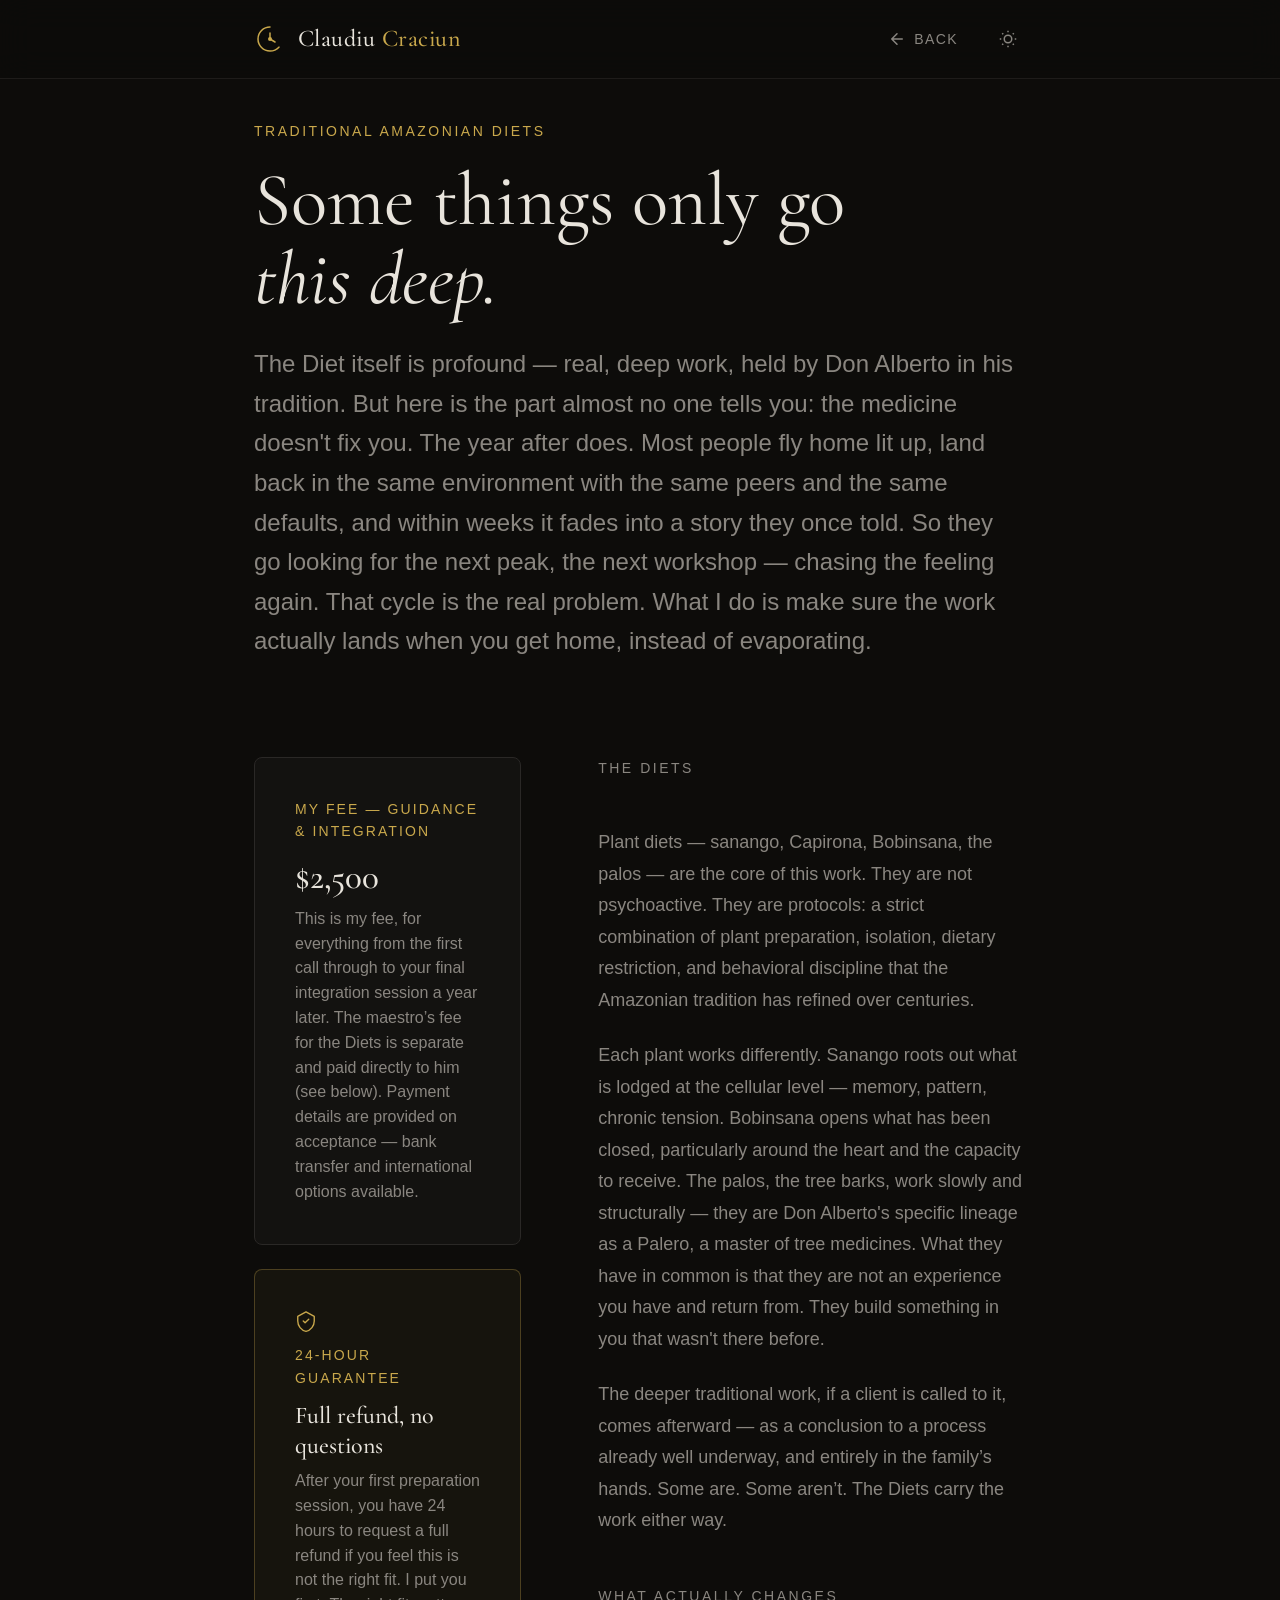
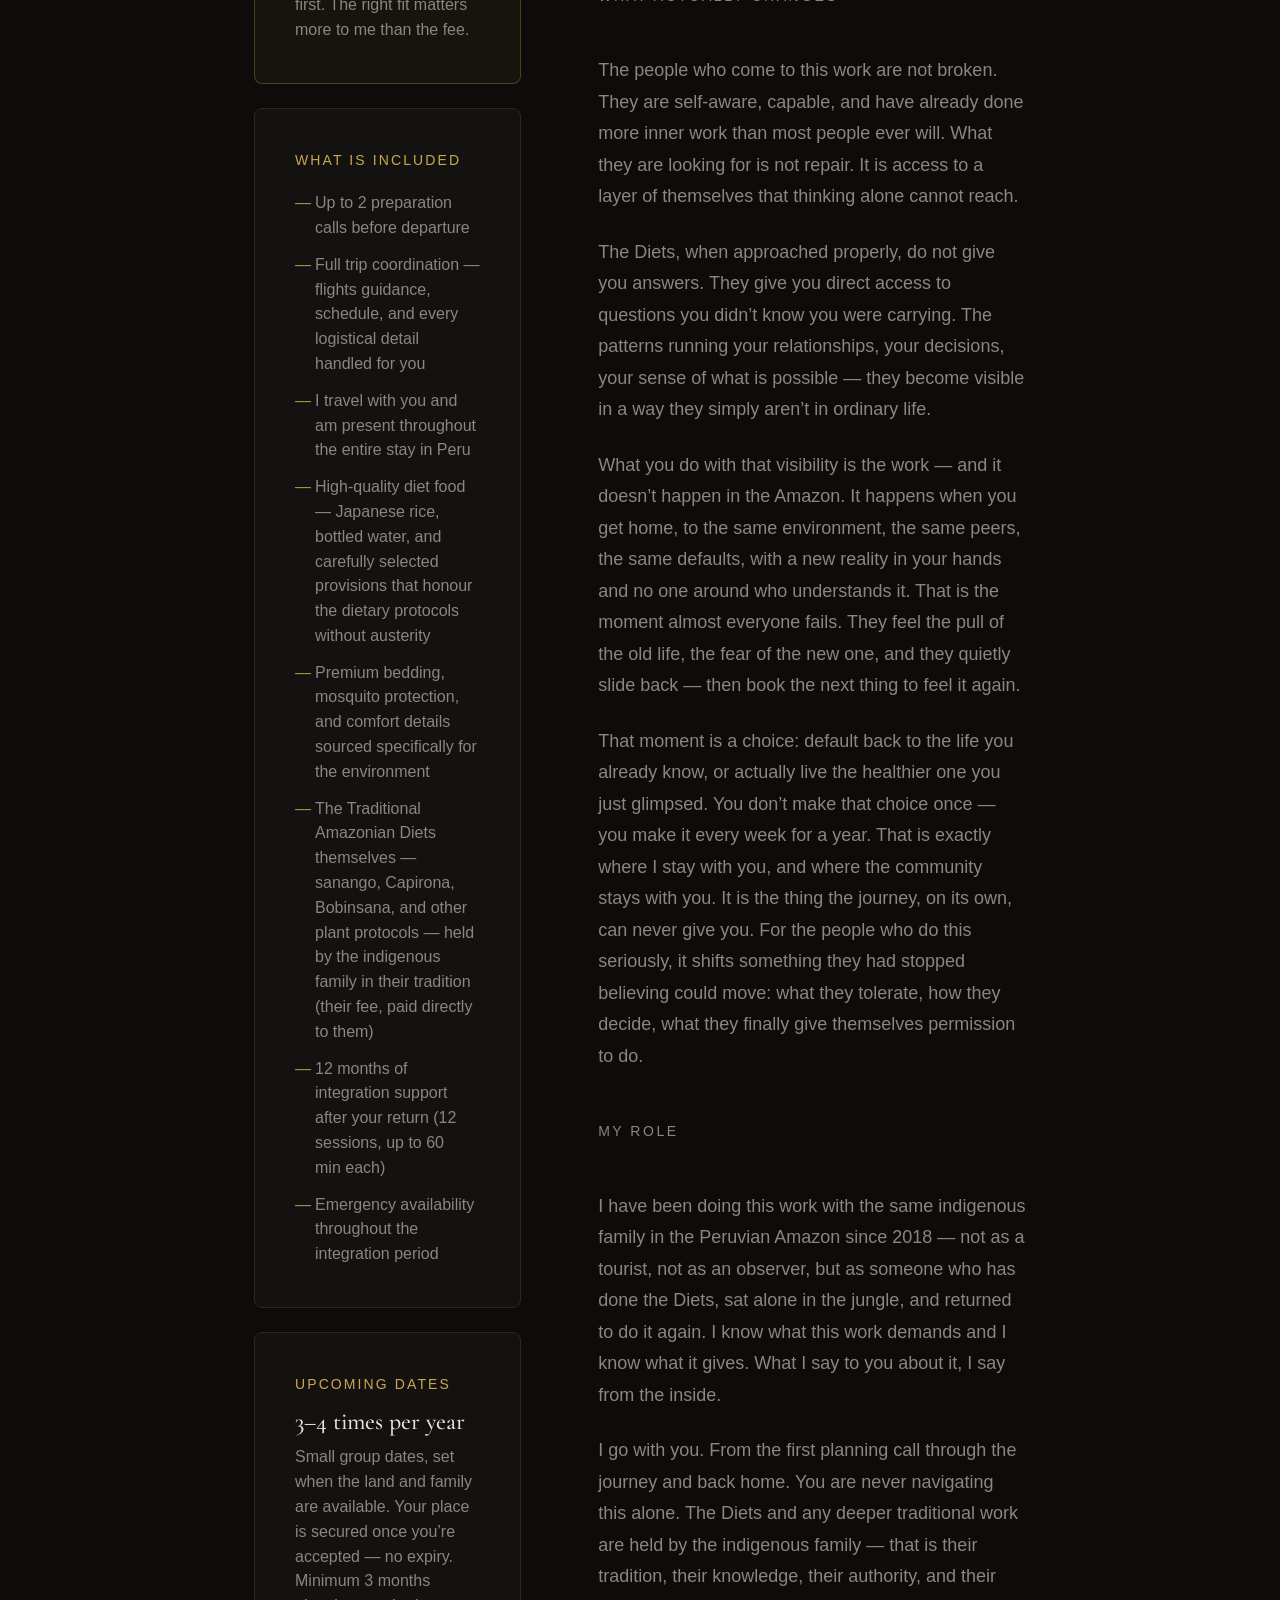
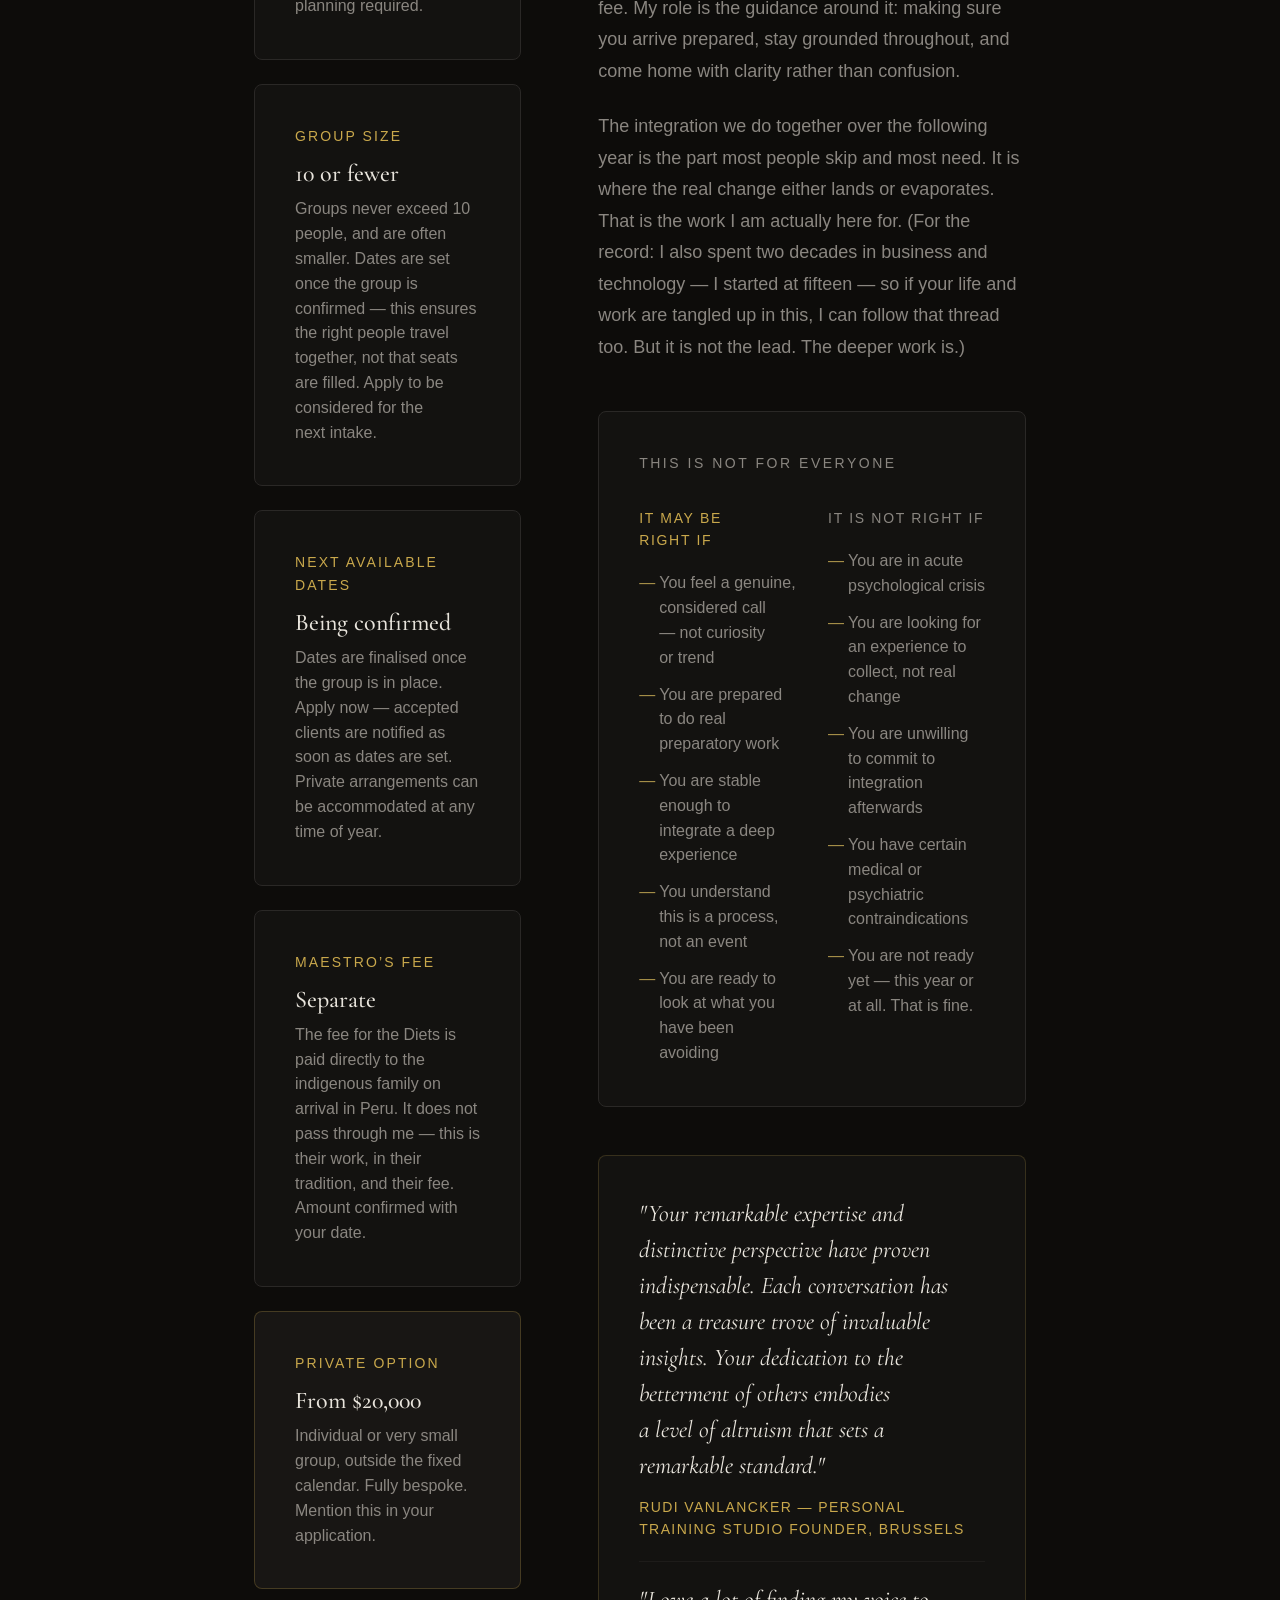
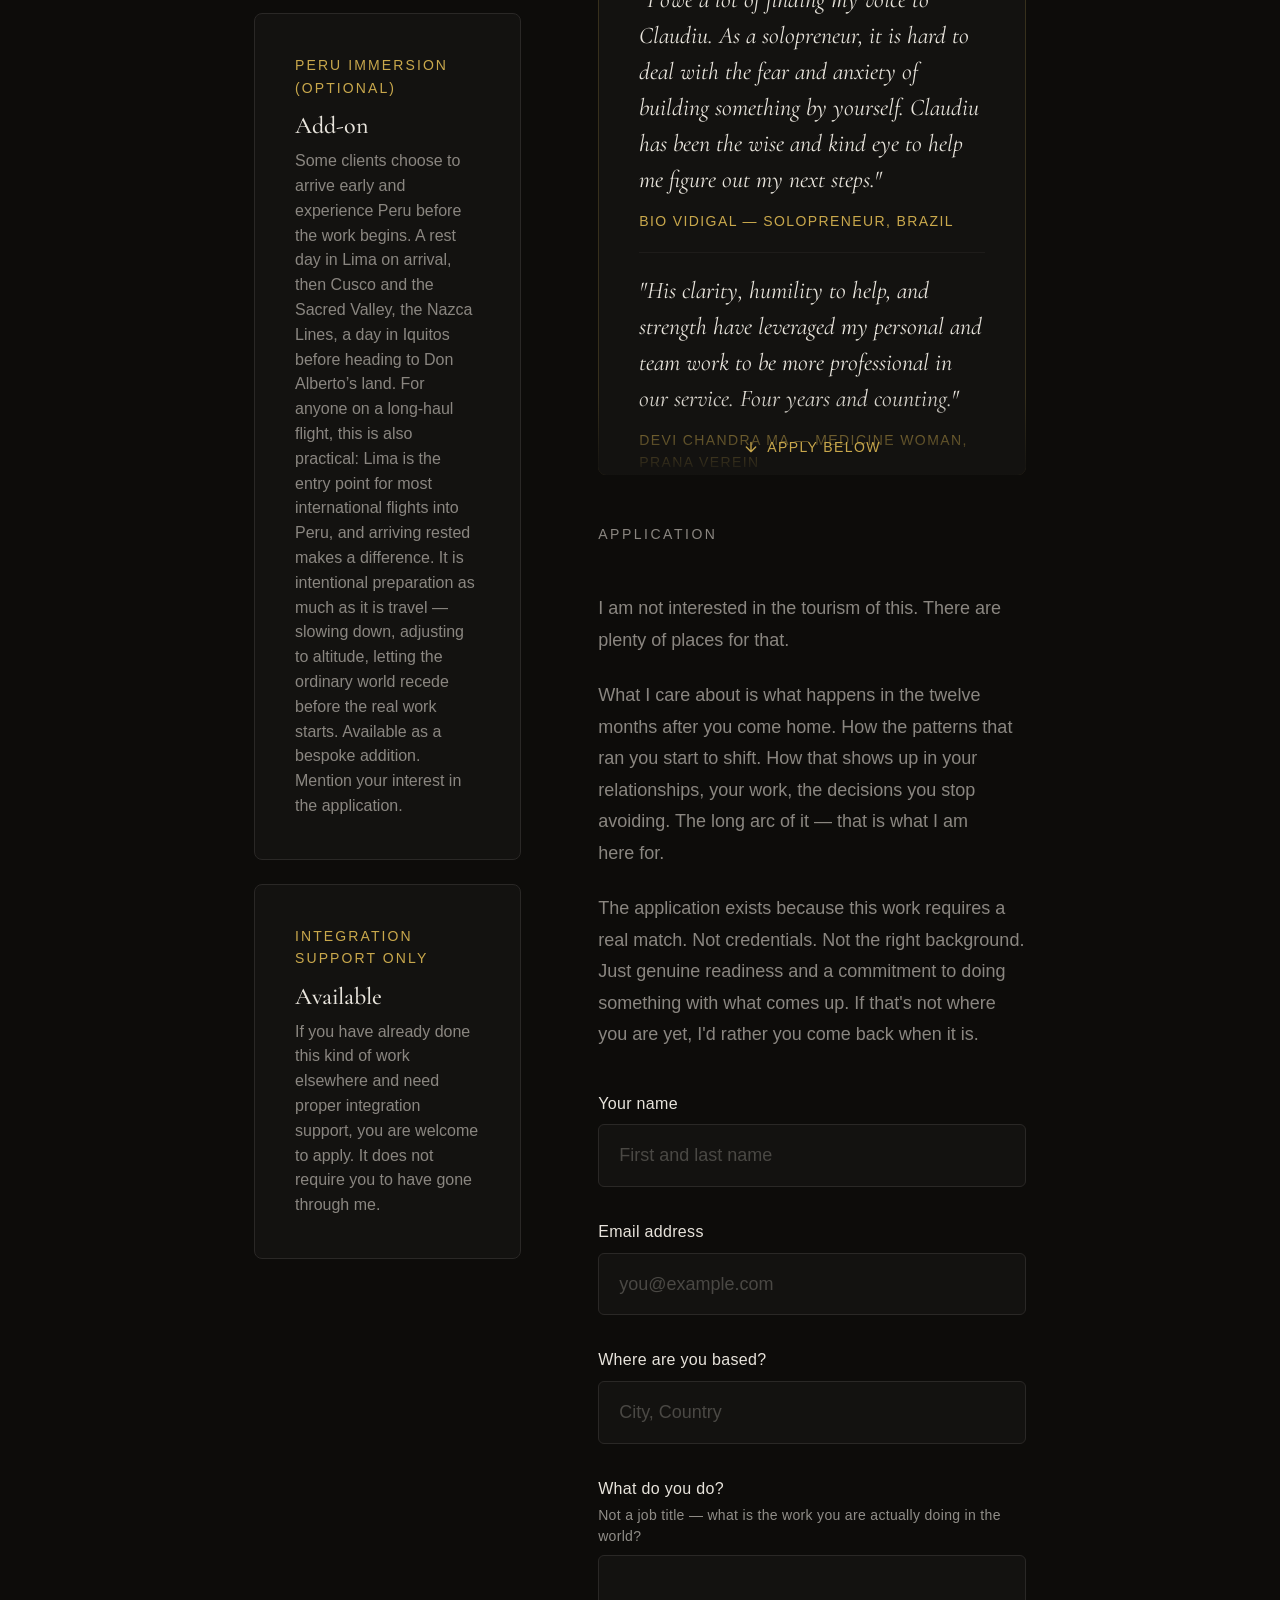
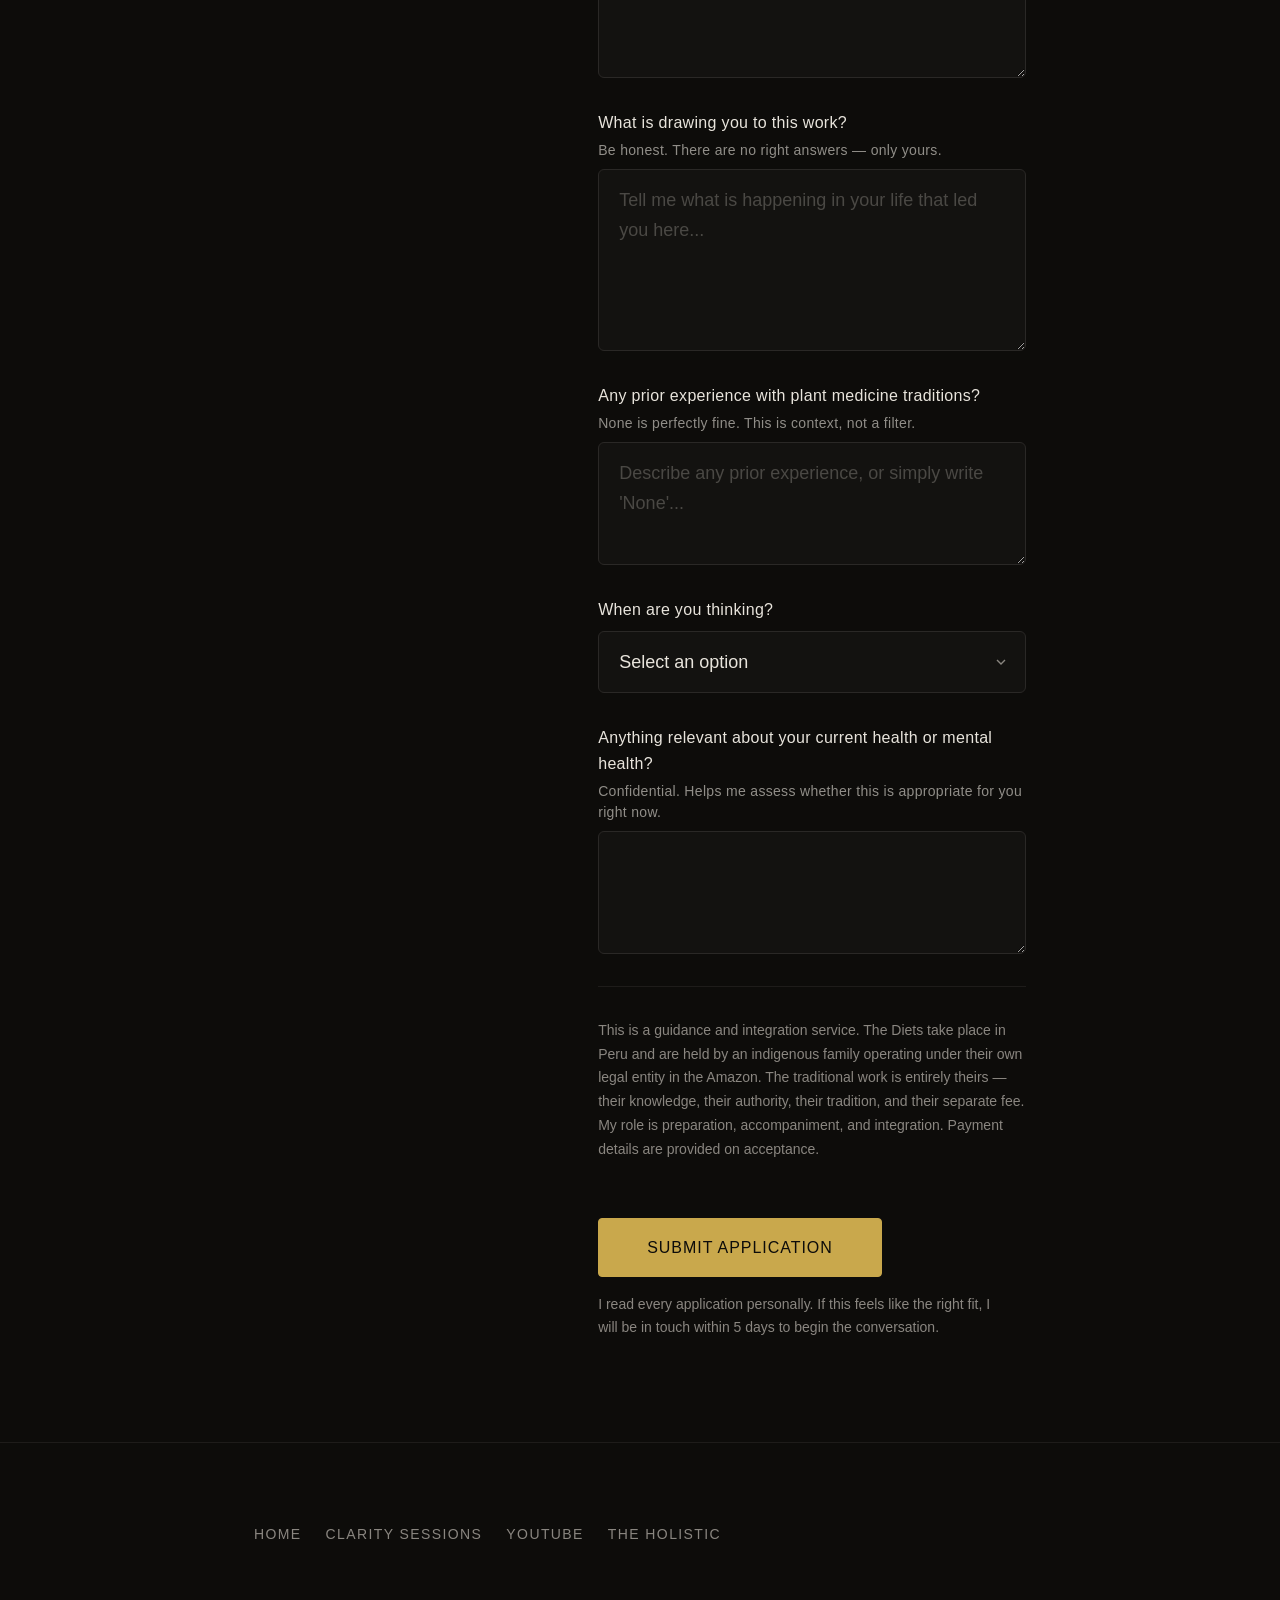
<file: amazonian.html>
<!DOCTYPE html>
<html lang="en" data-theme="dark">
<head>
<meta charset="UTF-8">
<meta name="viewport" content="width=device-width, initial-scale=1.0">
<title>Traditional Amazonian Diets — Guidance &amp; Integration | Claudiu Craciun</title>
<meta name="description" content="Guidance, preparation, and a full year of integration for the Traditional Amazonian Diets — held by Maestro Don Alberto Torres Dávila in Peru. I prepare you, travel with you, and help you land the work. Application-only.">
<meta name="robots" content="index, follow">
<meta property="og:title" content="Traditional Amazonian Diets — Claudiu Craciun">
<meta property="og:description" content="The Diets are held by an indigenous family in the Peruvian Amazon, in their tradition. My work is the guidance around them — preparation, presence, and a full year of integration. For people ready to do the deep work.">
<meta property="og:type" content="website">
<meta property="og:url" content="https://claudiucraciun.com/amazonian.html">
<meta property="og:image" content="https://claudiucraciun.com/claudiu-profile.jpg">
<meta name="twitter:card" content="summary_large_image">
<meta name="twitter:title" content="Traditional Amazonian Diets — Claudiu Craciun">
<meta name="twitter:description" content="The Diets are held by an indigenous family in Peru, in their tradition. My work is the guidance, preparation, and a full year of integration.">
<link rel="icon" type="image/svg+xml" href="./favicon.svg">
<link rel="canonical" href="https://claudiucraciun.com/amazonian.html">

<link rel="preconnect" href="https://api.fontshare.com">
<link href="https://api.fontshare.com/v2/css?f[]=cormorant@300,400,500,600&f[]=switzer@300,400,500&display=swap" rel="stylesheet">
<link rel="preconnect" href="https://fonts.googleapis.com">
<link rel="preconnect" href="https://fonts.gstatic.com" crossorigin>
<link href="https://fonts.googleapis.com/css2?family=Cormorant+Garamond:ital,wght@0,300;0,400;0,500;1,300;1,400;1,500&display=swap" rel="stylesheet">

<link rel="stylesheet" href="./base.css">
<link rel="stylesheet" href="./style.css">
</head>
<body>

<!-- HEADER -->
<header class="site-header" id="site-header">
  <div class="container">
    <div class="header-inner">
      <a href="/" class="logo" aria-label="Claudiu Craciun — Home">
        <svg class="logo-mark" viewBox="0 0 32 32" fill="none" aria-hidden="true">
          <path d="M16 4 C9.37 4 4 9.37 4 16 C4 22.63 9.37 28 16 28 C19.5 28 22.68 26.52 24.95 24.15" stroke="#C9A84C" stroke-width="1.5" stroke-linecap="round" fill="none"/>
          <path d="M16 10 L16 16 L21 19" stroke="#C9A84C" stroke-width="1.5" stroke-linecap="round" stroke-linejoin="round" fill="none"/>
          <circle cx="16" cy="16" r="2" fill="#C9A84C"/>
        </svg>
        <span class="logo-text">Claudiu <span>Craciun</span></span>
      </a>
      <div class="header-actions">
        <a href="./index.html" class="back-link" aria-label="Back to home">
          <svg width="18" height="18" viewBox="0 0 24 24" fill="none" stroke="currentColor" stroke-width="2" stroke-linecap="round" stroke-linejoin="round">
            <path d="M19 12H5M12 5l-7 7 7 7"/>
          </svg>
          <span>Back</span>
        </a>
        <button class="theme-toggle" data-theme-toggle aria-label="Switch to light mode">
          <svg width="18" height="18" viewBox="0 0 24 24" fill="none" stroke="currentColor" stroke-width="2">
            <path d="M21 12.79A9 9 0 1 1 11.21 3 7 7 0 0 0 21 12.79z"/>
          </svg>
        </button>
      </div>
    </div>
  </div>
</header>

<main>
  <!-- PAGE HERO -->
  <section class="page-hero">
    <div class="container">
      <p class="page-eyebrow fade-up fade-up--1">Traditional Amazonian Diets</p>
      <h1 class="page-title fade-up fade-up--2">Some things only go<br><em>this deep.</em></h1>
      <p class="page-lead fade-up fade-up--3">The Diet itself is profound — real, deep work, held by Don Alberto in his tradition. But here is the part almost no one tells you: the medicine doesn't fix you. The year after does. Most people fly home lit up, land back in the same environment with the same peers and the same defaults, and within weeks it fades into a story they once told. So they go looking for the next peak, the next workshop — chasing the feeling again. That cycle is the real problem. What I do is make sure the work actually lands when you get home, instead of evaporating.</p>
    </div>
  </section>

  <!-- LAYOUT: SIDEBAR + FORM -->
  <div class="container">
    <div class="clarity-layout">

      <!-- SIDEBAR -->
      <aside class="clarity-sidebar">

        <div class="clarity-detail">
          <p class="clarity-detail-label">My fee — guidance &amp; integration</p>
          <p class="clarity-detail-value">$2,500</p>
          <p class="clarity-detail-sub">This is my fee, for everything from the first call through to your final integration session a year later. The maestro&rsquo;s fee for the Diets is separate and paid directly to him (see below). Payment details are provided on acceptance — bank transfer and international options available.</p>
        </div>

        <div class="clarity-detail guarantee-block">
          <div class="guarantee-icon" aria-hidden="true">
            <svg width="22" height="22" viewBox="0 0 24 24" fill="none" stroke="currentColor" stroke-width="1.5">
              <path d="M12 2L3 7v5c0 5.25 3.75 10.15 9 11.25C17.25 22.15 21 17.25 21 12V7L12 2z" stroke-linecap="round" stroke-linejoin="round"/>
              <path d="M9 12l2 2 4-4" stroke-linecap="round" stroke-linejoin="round"/>
            </svg>
          </div>
          <p class="clarity-detail-label" style="margin-top: var(--space-3);">24-hour guarantee</p>
          <p class="clarity-detail-value" style="font-size: var(--text-lg);">Full refund, no questions</p>
          <p class="clarity-detail-sub">After your first preparation session, you have 24 hours to request a full refund if you feel this is not the right fit. I put you first. The right fit matters more to me than the fee.</p>
        </div>

        <div class="clarity-detail">
          <p class="clarity-detail-label">What is included</p>
          <ul class="what-list">
            <li>Up to 2 preparation calls before departure</li>
            <li>Full trip coordination — flights guidance, schedule, and every logistical detail handled for you</li>
            <li>I travel with you and am present throughout the entire stay in Peru</li>
            <li>High-quality diet food — Japanese rice, bottled water, and carefully selected provisions that honour the dietary protocols without austerity</li>
            <li>Premium bedding, mosquito protection, and comfort details sourced specifically for the environment</li>
            <li>The Traditional Amazonian Diets themselves — sanango, Capirona, Bobinsana, and other plant protocols — held by the indigenous family in their tradition (their fee, paid directly to them)</li>
            <li>12 months of integration support after your return (12 sessions, up to 60 min each)</li>
            <li>Emergency availability throughout the integration period</li>
          </ul>
        </div>

        <div class="clarity-detail">
          <p class="clarity-detail-label">Upcoming dates</p>
          <p class="clarity-detail-value" style="font-size: var(--text-lg);">3–4 times per year</p>
          <p class="clarity-detail-sub">Small group dates, set when the land and family are available. Your place is secured once you&rsquo;re accepted — no expiry. Minimum 3 months planning required.</p>
        </div>

        <div class="clarity-detail">
          <p class="clarity-detail-label">Group size</p>
          <p class="clarity-detail-value" style="font-size: var(--text-lg);">10 or fewer</p>
          <p class="clarity-detail-sub">Groups never exceed 10 people, and are often smaller. Dates are set once the group is confirmed — this ensures the right people travel together, not that seats are filled. Apply to be considered for the next intake.</p>
        </div>

        <div class="clarity-detail">
          <p class="clarity-detail-label">Next available dates</p>
          <p class="clarity-detail-value" style="font-size: var(--text-lg);">Being confirmed</p>
          <p class="clarity-detail-sub">Dates are finalised once the group is in place. Apply now — accepted clients are notified as soon as dates are set. Private arrangements can be accommodated at any time of year.</p>
        </div>

        <div class="clarity-detail">
          <p class="clarity-detail-label">Maestro&rsquo;s fee</p>
          <p class="clarity-detail-value" style="font-size: var(--text-lg);">Separate</p>
          <p class="clarity-detail-sub">The fee for the Diets is paid directly to the indigenous family on arrival in Peru. It does not pass through me — this is their work, in their tradition, and their fee. Amount confirmed with your date.</p>
        </div>

        <div class="clarity-detail" style="border-color: oklch(from var(--color-primary) l c h / 0.25); background: var(--color-surface-2);">
          <p class="clarity-detail-label">Private Option</p>
          <p class="clarity-detail-value" style="font-size: var(--text-lg);">From $20,000</p>
          <p class="clarity-detail-sub">Individual or very small group, outside the fixed calendar. Fully bespoke. Mention this in your application.</p>
        </div>

        <div class="clarity-detail">
          <p class="clarity-detail-label">Peru Immersion (optional)</p>
          <p class="clarity-detail-value" style="font-size: var(--text-lg);">Add-on</p>
          <p class="clarity-detail-sub">Some clients choose to arrive early and experience Peru before the work begins. A rest day in Lima on arrival, then Cusco and the Sacred Valley, the Nazca Lines, a day in Iquitos before heading to Don Alberto&rsquo;s land. For anyone on a long-haul flight, this is also practical: Lima is the entry point for most international flights into Peru, and arriving rested makes a difference. It is intentional preparation as much as it is travel &mdash; slowing down, adjusting to altitude, letting the ordinary world recede before the real work starts. Available as a bespoke addition. Mention your interest in the application.</p>
        </div>

        <div class="clarity-detail">
          <p class="clarity-detail-label">Integration support only</p>
          <p class="clarity-detail-value" style="font-size: var(--text-lg);">Available</p>
          <p class="clarity-detail-sub">If you have already done this kind of work elsewhere and need proper integration support, you are welcome to apply. It does not require you to have gone through me.</p>
        </div>

      </aside>

      <!-- MAIN CONTENT -->
      <div>

        <!-- THE DIETS -->
        <div style="margin-bottom: var(--space-12);">
          <p class="section-label">The diets</p>
          <div style="display: flex; flex-direction: column; gap: var(--space-6);">
            <p style="font-size: var(--text-base); font-weight: 300; line-height: 1.75; color: var(--color-text-muted);">
              Plant diets — sanango, Capirona, Bobinsana, the palos — are the core of this work. They are not psychoactive. They are protocols: a strict combination of plant preparation, isolation, dietary restriction, and behavioral discipline that the Amazonian tradition has refined over centuries.
            </p>
            <p style="font-size: var(--text-base); font-weight: 300; line-height: 1.75; color: var(--color-text-muted);">
              Each plant works differently. Sanango roots out what is lodged at the cellular level — memory, pattern, chronic tension. Bobinsana opens what has been closed, particularly around the heart and the capacity to receive. The palos, the tree barks, work slowly and structurally — they are Don Alberto's specific lineage as a Palero, a master of tree medicines. What they have in common is that they are not an experience you have and return from. They build something in you that wasn't there before.
            </p>
            <p style="font-size: var(--text-base); font-weight: 300; line-height: 1.75; color: var(--color-text-muted);">
              The deeper traditional work, if a client is called to it, comes afterward — as a conclusion to a process already well underway, and entirely in the family&rsquo;s hands. Some are. Some aren&rsquo;t. The Diets carry the work either way.
            </p>
          </div>
        </div>

        <!-- WHAT CHANGES -->
        <div style="margin-bottom: var(--space-12);">
          <p class="section-label">What actually changes</p>
          <div style="display: flex; flex-direction: column; gap: var(--space-6);">
            <p style="font-size: var(--text-base); font-weight: 300; line-height: 1.75; color: var(--color-text-muted);">
              The people who come to this work are not broken. They are self-aware, capable, and have already done more inner work than most people ever will. What they are looking for is not repair. It is access to a layer of themselves that thinking alone cannot reach.
            </p>
            <p style="font-size: var(--text-base); font-weight: 300; line-height: 1.75; color: var(--color-text-muted);">
              The Diets, when approached properly, do not give you answers. They give you direct access to questions you didn&rsquo;t know you were carrying. The patterns running your relationships, your decisions, your sense of what is possible — they become visible in a way they simply aren&rsquo;t in ordinary life.
            </p>
            <p style="font-size: var(--text-base); font-weight: 300; line-height: 1.75; color: var(--color-text-muted);">
              What you do with that visibility is the work — and it doesn&rsquo;t happen in the Amazon. It happens when you get home, to the same environment, the same peers, the same defaults, with a new reality in your hands and no one around who understands it. That is the moment almost everyone fails. They feel the pull of the old life, the fear of the new one, and they quietly slide back — then book the next thing to feel it again.
            </p>
            <p style="font-size: var(--text-base); font-weight: 300; line-height: 1.75; color: var(--color-text-muted);">
              That moment is a choice: default back to the life you already know, or actually live the healthier one you just glimpsed. You don&rsquo;t make that choice once — you make it every week for a year. That is exactly where I stay with you, and where the community stays with you. It is the thing the journey, on its own, can never give you. For the people who do this seriously, it shifts something they had stopped believing could move: what they tolerate, how they decide, what they finally give themselves permission to do.
            </p>
          </div>
        </div>

        <!-- MY ROLE -->
        <div style="margin-bottom: var(--space-12);">
          <p class="section-label">My role</p>
          <div style="display: flex; flex-direction: column; gap: var(--space-6);">
            <p style="font-size: var(--text-base); font-weight: 300; line-height: 1.75; color: var(--color-text-muted);">
              I have been doing this work with the same indigenous family in the Peruvian Amazon since 2018 — not as a tourist, not as an observer, but as someone who has done the Diets, sat alone in the jungle, and returned to do it again. I know what this work demands and I know what it gives. What I say to you about it, I say from the inside.
            </p>
            <p style="font-size: var(--text-base); font-weight: 300; line-height: 1.75; color: var(--color-text-muted);">
              I go with you. From the first planning call through the journey and back home. You are never navigating this alone. The Diets and any deeper traditional work are held by the indigenous family — that is their tradition, their knowledge, their authority, and their fee. My role is the guidance around it: making sure you arrive prepared, stay grounded throughout, and come home with clarity rather than confusion.
            </p>
            <p style="font-size: var(--text-base); font-weight: 300; line-height: 1.75; color: var(--color-text-muted);">
              The integration we do together over the following year is the part most people skip and most need. It is where the real change either lands or evaporates. That is the work I am actually here for. (For the record: I also spent two decades in business and technology — I started at fifteen — so if your life and work are tangled up in this, I can follow that thread too. But it is not the lead. The deeper work is.)
            </p>
          </div>
        </div>

        <!-- IS THIS FOR YOU -->
        <div style="margin-bottom: var(--space-12); padding: clamp(var(--space-8), 4vw, var(--space-10)); border: 1px solid var(--color-border); border-radius: var(--radius-lg); background: var(--color-surface);">
          <p class="section-label" style="margin-bottom: var(--space-8);">This is not for everyone</p>
          <div style="display: grid; grid-template-columns: 1fr 1fr; gap: var(--space-8);">
            <div>
              <p style="font-size: var(--text-xs); font-weight: 500; letter-spacing: 0.12em; text-transform: uppercase; color: var(--color-primary); margin-bottom: var(--space-4);">It may be right if</p>
              <ul class="what-list">
                <li>You feel a genuine, considered call — not curiosity or trend</li>
                <li>You are prepared to do real preparatory work</li>
                <li>You are stable enough to integrate a deep experience</li>
                <li>You understand this is a process, not an event</li>
                <li>You are ready to look at what you have been avoiding</li>
              </ul>
            </div>
            <div>
              <p style="font-size: var(--text-xs); font-weight: 500; letter-spacing: 0.12em; text-transform: uppercase; color: var(--color-text-muted); margin-bottom: var(--space-4);">It is not right if</p>
              <ul class="what-list">
                <li>You are in acute psychological crisis</li>
                <li>You are looking for an experience to collect, not real change</li>
                <li>You are unwilling to commit to integration afterwards</li>
                <li>You have certain medical or psychiatric contraindications</li>
                <li>You are not ready yet — this year or at all. That is fine.</li>
              </ul>
            </div>
          </div>
        </div>

        <!-- TESTIMONIALS -->
        <div class="testimonial-strip-wrap" style="margin-bottom: var(--space-12);">
          <div class="testimonial-strip" id="amazonian-testimonial-strip">
            <div class="testimonial-strip-item">
              <p class="testimonial-strip-quote">"Your remarkable expertise and distinctive perspective have proven indispensable. Each conversation has been a treasure trove of invaluable insights. Your dedication to the betterment of others embodies a level of altruism that sets a remarkable standard."</p>
              <p class="testimonial-strip-name">Rudi Vanlancker — Personal training studio founder, Brussels</p>
            </div>
            <div class="testimonial-strip-item">
              <p class="testimonial-strip-quote">"I owe a lot of finding my voice to Claudiu. As a solopreneur, it is hard to deal with the fear and anxiety of building something by yourself. Claudiu has been the wise and kind eye to help me figure out my next steps."</p>
              <p class="testimonial-strip-name">Bio Vidigal — Solopreneur, Brazil</p>
            </div>
            <div class="testimonial-strip-item" style="border-bottom: none; padding-bottom: 0;">
              <p class="testimonial-strip-quote">"His clarity, humility to help, and strength have leveraged my personal and team work to be more professional in our service. Four years and counting."</p>
              <p class="testimonial-strip-name">Devi Chandra Ma — Medicine Woman, Prana Verein</p>
            </div>
          </div>
          <div class="testimonial-strip-fade">
            <button class="testimonial-strip-scroll-btn" id="amazonian-strip-scroll-btn" aria-label="Scroll down to apply">
              <svg width="16" height="16" viewBox="0 0 24 24" fill="none" stroke="currentColor" stroke-width="2" stroke-linecap="round" stroke-linejoin="round">
                <path d="M12 5v14M5 12l7 7 7-7"/>
              </svg>
              <span>Apply below</span>
            </button>
          </div>
        </div>

        <!-- APPLICATION FORM -->
        <div>
          <p class="section-label">Application</p>
          <p style="font-size: var(--text-base); font-weight: 300; line-height: 1.75; color: var(--color-text-muted); margin-bottom: var(--space-6);">
            I am not interested in the tourism of this. There are plenty of places for that.
          </p>
          <p style="font-size: var(--text-base); font-weight: 300; line-height: 1.75; color: var(--color-text-muted); margin-bottom: var(--space-6);">
            What I care about is what happens in the twelve months after you come home. How the patterns that ran you start to shift. How that shows up in your relationships, your work, the decisions you stop avoiding. The long arc of it — that is what I am here for.
          </p>
          <p style="font-size: var(--text-base); font-weight: 300; line-height: 1.75; color: var(--color-text-muted); margin-bottom: var(--space-10);">
            The application exists because this work requires a real match. Not credentials. Not the right background. Just genuine readiness and a commitment to doing something with what comes up. If that's not where you are yet, I'd rather you come back when it is.
          </p>

          <form class="application-form" id="amazonian-form">

            <div class="form-group">
              <label class="form-label" for="name">Your name</label>
              <input class="form-input" type="text" id="name" name="name" placeholder="First and last name" required>
            </div>

            <div class="form-group">
              <label class="form-label" for="email">Email address</label>
              <input class="form-input" type="email" id="email" name="email" placeholder="you@example.com" required>
            </div>

            <div class="form-group">
              <label class="form-label" for="location">Where are you based?</label>
              <input class="form-input" type="text" id="location" name="location" placeholder="City, Country">
            </div>

            <div class="form-group">
              <label class="form-label" for="work">
                What do you do?
                <span class="form-label-sub">Not a job title — what is the work you are actually doing in the world?</span>
              </label>
              <textarea class="form-textarea" id="work" name="work" rows="3" style="min-height: 90px;"></textarea>
            </div>

            <div class="form-group">
              <label class="form-label" for="calling">
                What is drawing you to this work?
                <span class="form-label-sub">Be honest. There are no right answers — only yours.</span>
              </label>
              <textarea class="form-textarea" id="calling" name="calling" rows="5" placeholder="Tell me what is happening in your life that led you here..." required style="min-height: 140px;"></textarea>
            </div>

            <div class="form-group">
              <label class="form-label" for="experience">
                Any prior experience with plant medicine traditions?
                <span class="form-label-sub">None is perfectly fine. This is context, not a filter.</span>
              </label>
              <textarea class="form-textarea" id="experience" name="experience" rows="3" placeholder="Describe any prior experience, or simply write 'None'..." style="min-height: 100px;"></textarea>
            </div>

            <div class="form-group">
              <label class="form-label" for="timing">
                When are you thinking?
              </label>
              <select class="form-select" id="timing" name="timing">
                <option value="" disabled selected>Select an option</option>
                <option value="this-year">This year, if a date is available</option>
                <option value="next-year">Next year or beyond</option>
                <option value="integration-only">I've already done this work — I need integration support</option>
                <option value="private">I'm interested in a private arrangement</option>
                <option value="exploring">Still exploring — I'd like more information first</option>
              </select>
            </div>

            <div class="form-group">
              <label class="form-label" for="health">
                Anything relevant about your current health or mental health?
                <span class="form-label-sub">Confidential. Helps me assess whether this is appropriate for you right now.</span>
              </label>
              <textarea class="form-textarea" id="health" name="health" rows="3" style="min-height: 100px;"></textarea>
            </div>

            <hr class="form-divider">

            <!-- LEGAL NOTE — quiet, matter-of-fact, before submit -->
            <p style="font-size: var(--text-xs); color: var(--color-text-muted); line-height: 1.7; margin-bottom: var(--space-6);">
              This is a guidance and integration service. The Diets take place in Peru and are held by an indigenous family operating under their own legal entity in the Amazon. The traditional work is entirely theirs — their knowledge, their authority, their tradition, and their separate fee. My role is preparation, accompaniment, and integration. Payment details are provided on acceptance.
            </p>

            <div class="form-submit-area">
              <button type="submit" class="btn btn--primary" style="align-self: flex-start; padding-inline: var(--space-12);">Submit Application</button>
              <p class="form-note">
                I read every application personally. If this feels like the right fit, I will be in touch within 5 days to begin the conversation.
              </p>
            </div>

          </form>

          <!-- SUCCESS STATE -->
          <div class="form-success" id="form-success">
            <svg class="success-mark" viewBox="0 0 48 48" fill="none" stroke="currentColor" stroke-width="1.5">
              <circle cx="24" cy="24" r="20"/>
              <path d="M16 24l6 6 10-12" stroke-linecap="round" stroke-linejoin="round"/>
            </svg>
            <h2 class="success-title">Application received.</h2>
            <p class="success-body">I will read this carefully and be in touch within 5 days if I believe this is the right fit. Thank you for trusting me with this.</p>
          </div>

        </div>
      </div>
    </div>
  </div>
</main>

<!-- FOOTER -->
<footer class="site-footer">
  <div class="container">
    <div class="footer-inner">
      <ul class="footer-links" role="list">
        <li><a href="/">Home</a></li>
        <li><a href="./clarity.html">Clarity Sessions</a></li>
        <li><a href="https://www.youtube.com/@craciunlabs" target="_blank" rel="noopener noreferrer">YouTube</a></li>
        <li><a href="https://theholistic.io" target="_blank" rel="noopener noreferrer">The Holistic</a></li>
      </ul>

    </div>
  </div>
</footer>

<script>
(function(){
  const t = document.querySelector('[data-theme-toggle]');
  const r = document.documentElement;
  let d = r.getAttribute('data-theme') || (matchMedia('(prefers-color-scheme:dark)').matches ? 'dark' : 'light');
  r.setAttribute('data-theme', d);

  function updateIcon() {
    if (!t) return;
    t.setAttribute('aria-label', 'Switch to ' + (d === 'dark' ? 'light' : 'dark') + ' mode');
    t.innerHTML = d === 'dark'
      ? '<svg width="18" height="18" viewBox="0 0 24 24" fill="none" stroke="currentColor" stroke-width="2"><circle cx="12" cy="12" r="5"/><path d="M12 1v2M12 21v2M4.22 4.22l1.42 1.42M18.36 18.36l1.42 1.42M1 12h2M21 12h2M4.22 19.78l1.42-1.42M18.36 5.64l1.42-1.42"/></svg>'
      : '<svg width="18" height="18" viewBox="0 0 24 24" fill="none" stroke="currentColor" stroke-width="2"><path d="M21 12.79A9 9 0 1 1 11.21 3 7 7 0 0 0 21 12.79z"/></svg>';
  }

  updateIcon();
  t && t.addEventListener('click', () => {
    d = d === 'dark' ? 'light' : 'dark';
    r.setAttribute('data-theme', d);
    updateIcon();
  });

  let lastScroll = 0;
  const header = document.getElementById('site-header');
  window.addEventListener('scroll', () => {
    const current = window.scrollY;
    if (current > lastScroll && current > 80) {
      header.classList.add('site-header--hidden');
    } else {
      header.classList.remove('site-header--hidden');
    }
    lastScroll = current;
  }, { passive: true });

  // Scroll-to-apply nudge
  const stripBtn = document.getElementById('amazonian-strip-scroll-btn');
  if (stripBtn) {
    stripBtn.addEventListener('click', () => {
      const form = document.getElementById('amazonian-form');
      if (form) form.scrollIntoView({ behavior: 'smooth', block: 'start' });
    });
  }

  const form = document.getElementById('amazonian-form');
  const success = document.getElementById('form-success');
  if (form) {
    form.addEventListener('submit', function(e) {
      e.preventDefault();
      form.style.display = 'none';
      success.classList.add('visible');
      window.scrollTo({ top: success.offsetTop - 120, behavior: 'smooth' });
    });
  }
})();
</script>

</body>
</html>
</file>
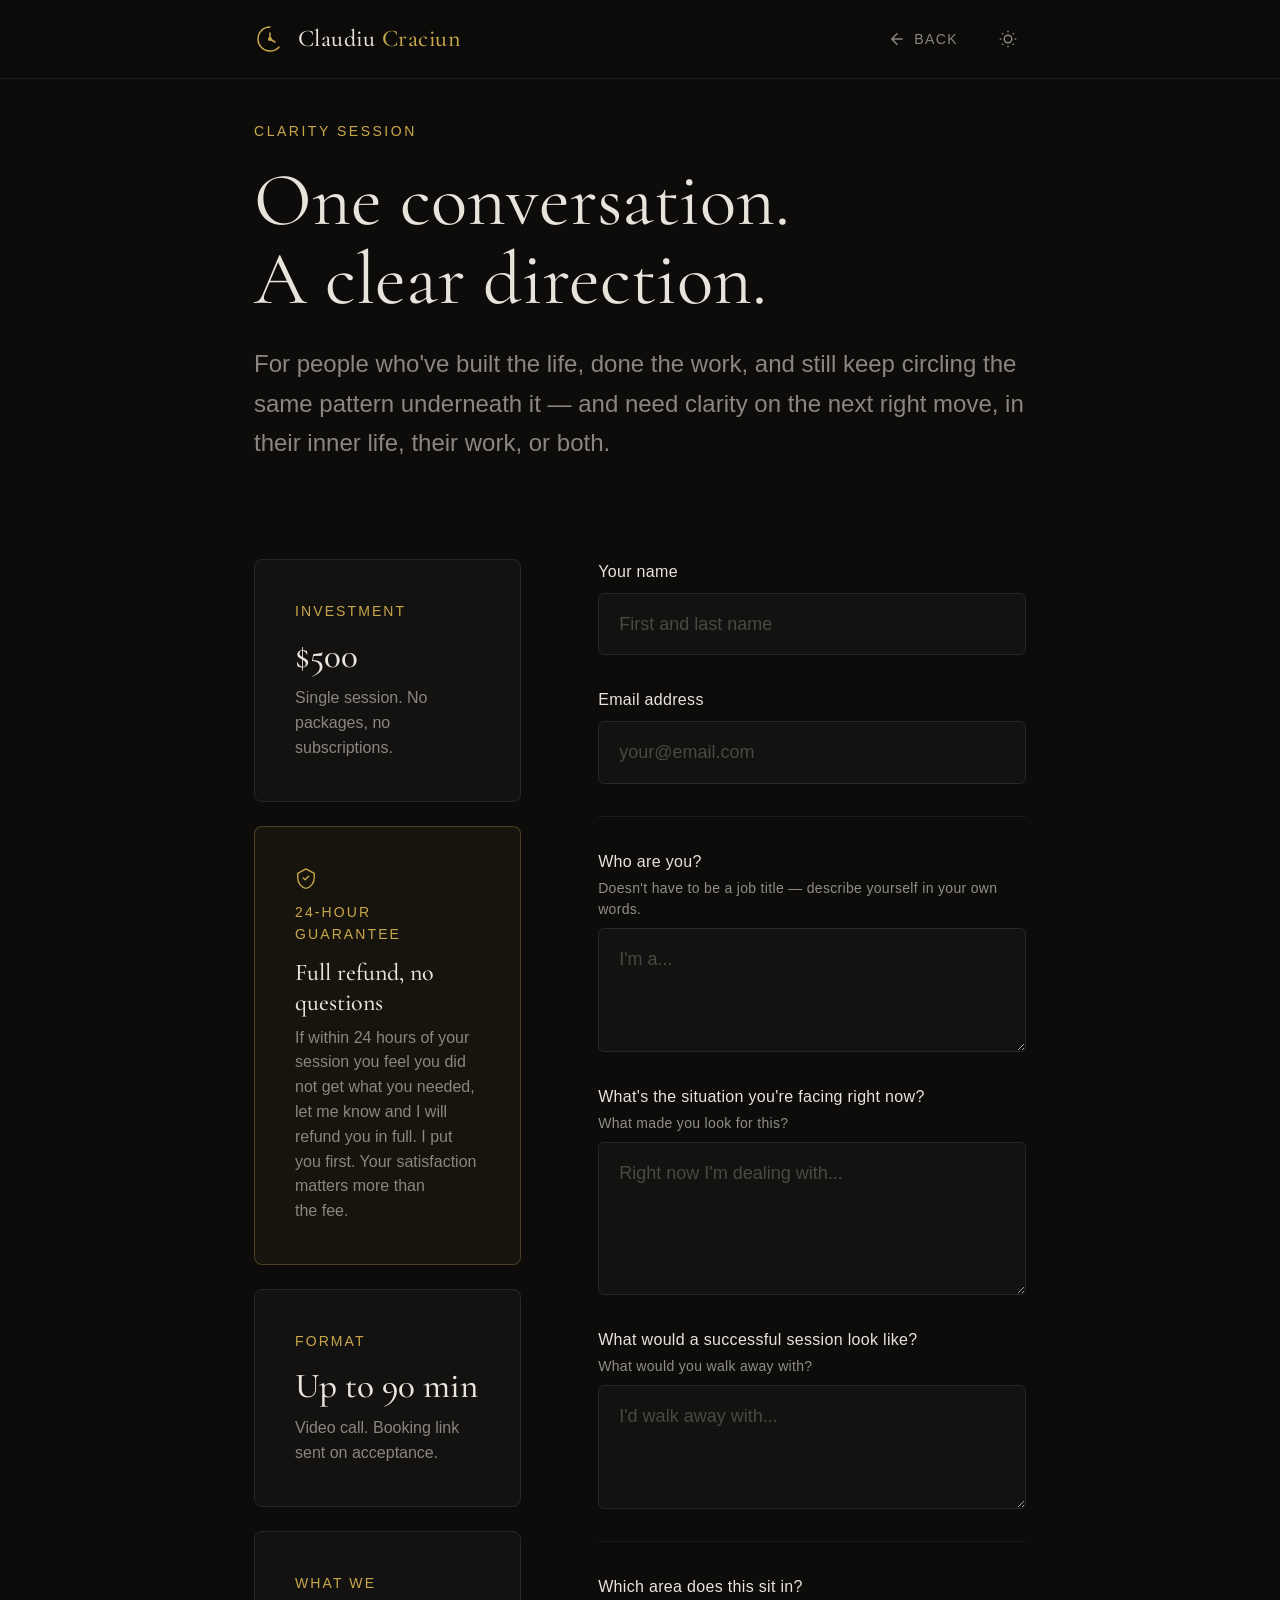
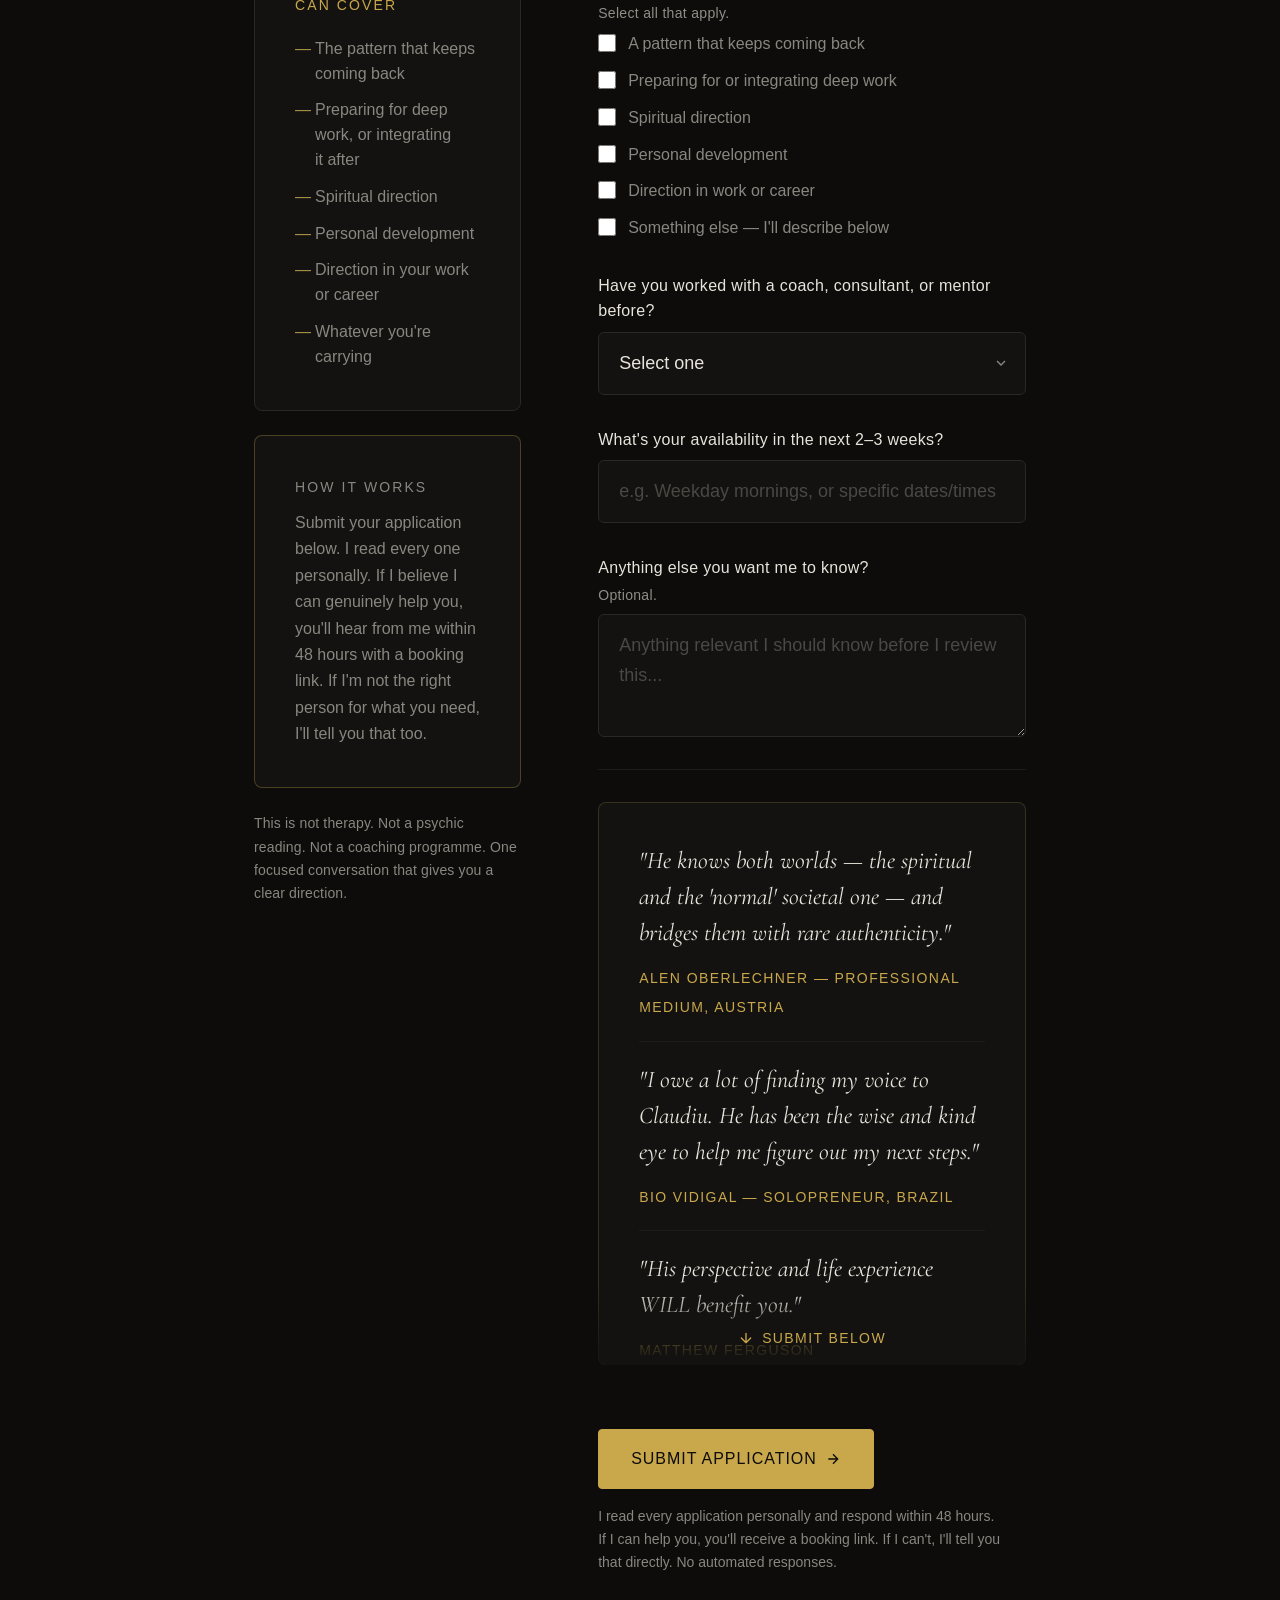
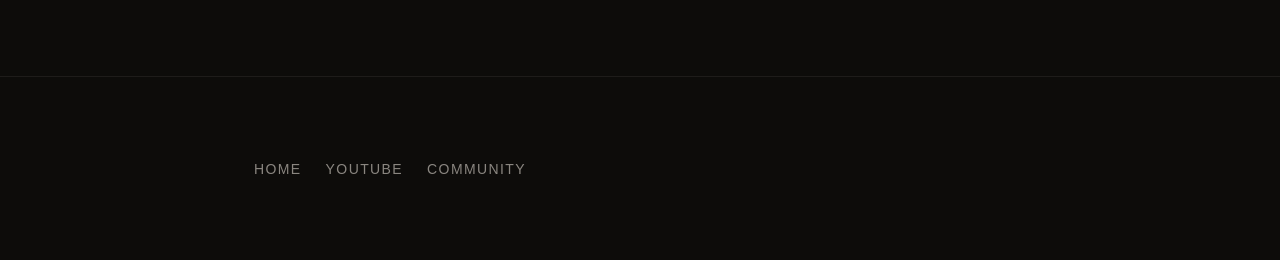
<file: clarity.html>
<!DOCTYPE html>
<html lang="en" data-theme="dark">
<head>
<meta charset="UTF-8">
<meta name="viewport" content="width=device-width, initial-scale=1.0">
<title>Clarity Session — 90-Min Private Consultation | Claudiu Craciun</title>
<meta name="description" content="A private 90-minute session with Claudiu Craciun. The pattern that keeps coming back, the next right move, preparing for or integrating deep work. Application-only. $500. 24-hour money-back guarantee.">
<meta name="robots" content="index, follow">
<meta property="og:title" content="Clarity Session — Claudiu Craciun">
<meta property="og:description" content="One focused conversation. A clear direction. Application-only. $500. 24-hour guarantee.">
<meta property="og:type" content="website">
<meta property="og:url" content="https://claudiucraciun.com/clarity.html">
<meta property="og:image" content="https://claudiucraciun.com/claudiu-profile.jpg">
<meta name="twitter:card" content="summary_large_image">
<meta name="twitter:title" content="Clarity Session — Claudiu Craciun">
<meta name="twitter:description" content="One focused conversation. A clear direction. $500. 24-hour guarantee.">
<link rel="icon" type="image/svg+xml" href="./favicon.svg">
<link rel="canonical" href="https://claudiucraciun.com/clarity.html">

<link rel="preconnect" href="https://api.fontshare.com">
<link href="https://api.fontshare.com/v2/css?f[]=cormorant@300,400,500,600&f[]=switzer@300,400,500&display=swap" rel="stylesheet">
<link rel="preconnect" href="https://fonts.googleapis.com">
<link rel="preconnect" href="https://fonts.gstatic.com" crossorigin>
<link href="https://fonts.googleapis.com/css2?family=Cormorant+Garamond:ital,wght@0,300;0,400;0,500;1,300;1,400;1,500&display=swap" rel="stylesheet">

<link rel="stylesheet" href="./base.css">
<link rel="stylesheet" href="./style.css">
</head>
<body>

<!-- HEADER -->
<header class="site-header" id="site-header">
  <div class="container">
    <div class="header-inner">
      <a href="/" class="logo" aria-label="Claudiu Craciun — Home">
        <svg class="logo-mark" viewBox="0 0 32 32" fill="none" aria-hidden="true">
          <path d="M16 4 C9.37 4 4 9.37 4 16 C4 22.63 9.37 28 16 28 C19.5 28 22.68 26.52 24.95 24.15" stroke="#C9A84C" stroke-width="1.5" stroke-linecap="round" fill="none"/>
          <path d="M16 10 L16 16 L21 19" stroke="#C9A84C" stroke-width="1.5" stroke-linecap="round" stroke-linejoin="round" fill="none"/>
          <circle cx="16" cy="16" r="2" fill="#C9A84C"/>
        </svg>
        <span class="logo-text">Claudiu <span>Craciun</span></span>
      </a>
      <div class="header-actions">
        <a href="./index.html" class="back-link" aria-label="Back to home">
          <svg width="18" height="18" viewBox="0 0 24 24" fill="none" stroke="currentColor" stroke-width="2" stroke-linecap="round" stroke-linejoin="round">
            <path d="M19 12H5M12 5l-7 7 7 7"/>
          </svg>
          <span>Back</span>
        </a>
        <button class="theme-toggle" data-theme-toggle aria-label="Switch to light mode">
          <svg width="18" height="18" viewBox="0 0 24 24" fill="none" stroke="currentColor" stroke-width="2">
            <path d="M21 12.79A9 9 0 1 1 11.21 3 7 7 0 0 0 21 12.79z"/>
          </svg>
        </button>
      </div>
    </div>
  </div>
</header>

<main>
  <!-- PAGE HERO -->
  <section class="page-hero">
    <div class="container">
      <p class="page-eyebrow fade-up fade-up--1">Clarity Session</p>
      <h1 class="page-title fade-up fade-up--2">One conversation.<br>A clear direction.</h1>
      <p class="page-lead fade-up fade-up--3">For people who've built the life, done the work, and still keep circling the same pattern underneath it — and need clarity on the next right move, in their inner life, their work, or both.</p>
    </div>
  </section>

  <!-- LAYOUT: SIDEBAR + FORM -->
  <div class="container">
    <div class="clarity-layout">

      <!-- SIDEBAR -->
      <aside class="clarity-sidebar">

        <div class="clarity-detail">
          <p class="clarity-detail-label">Investment</p>
          <p class="clarity-detail-value">$500</p>
          <p class="clarity-detail-sub">Single session. No packages, no subscriptions.</p>
        </div>

        <div class="clarity-detail guarantee-block">
          <div class="guarantee-icon" aria-hidden="true">
            <svg width="22" height="22" viewBox="0 0 24 24" fill="none" stroke="currentColor" stroke-width="1.5">
              <path d="M12 2L3 7v5c0 5.25 3.75 10.15 9 11.25C17.25 22.15 21 17.25 21 12V7L12 2z" stroke-linecap="round" stroke-linejoin="round"/>
              <path d="M9 12l2 2 4-4" stroke-linecap="round" stroke-linejoin="round"/>
            </svg>
          </div>
          <p class="clarity-detail-label" style="margin-top: var(--space-3);">24-hour guarantee</p>
          <p class="clarity-detail-value" style="font-size: var(--text-lg);">Full refund, no questions</p>
          <p class="clarity-detail-sub">If within 24 hours of your session you feel you did not get what you needed, let me know and I will refund you in full. I put you first. Your satisfaction matters more than the fee.</p>
        </div>

        <div class="clarity-detail">
          <p class="clarity-detail-label">Format</p>
          <p class="clarity-detail-value">Up to 90 min</p>
          <p class="clarity-detail-sub">Video call. Booking link sent on acceptance.</p>
        </div>

        <div class="clarity-detail">
          <p class="clarity-detail-label">What we can cover</p>
          <ul class="what-list">
            <li>The pattern that keeps coming back</li>
            <li>Preparing for deep work, or integrating it after</li>
            <li>Spiritual direction</li>
            <li>Personal development</li>
            <li>Direction in your work or career</li>
            <li>Whatever you're carrying</li>
          </ul>
        </div>

        <div class="clarity-detail" style="border-color: oklch(from var(--color-primary) l c h / 0.3);">
          <p class="clarity-detail-label" style="color: var(--color-text-muted);">How it works</p>
          <p style="font-size: var(--text-sm); color: var(--color-text-muted); line-height: 1.65;">
            Submit your application below. I read every one personally. If I believe I can genuinely help you, you'll hear from me within 48 hours with a booking link. If I'm not the right person for what you need, I'll tell you that too.
          </p>
        </div>

        <div style="margin-top: var(--space-6);">
          <p style="font-size: var(--text-xs); color: var(--color-text-muted); line-height: 1.65; letter-spacing: 0.01em;">
            This is not therapy. Not a psychic reading. Not a coaching programme. One focused conversation that gives you a clear direction.
          </p>
        </div>

      </aside>

      <!-- FORM -->
      <div>
        <form class="application-form" id="clarity-form" novalidate>

          <div class="form-group">
            <label class="form-label" for="name">
              Your name
            </label>
            <input class="form-input" type="text" id="name" name="name" placeholder="First and last name" required autocomplete="name">
          </div>

          <div class="form-group">
            <label class="form-label" for="email">
              Email address
            </label>
            <input class="form-input" type="email" id="email" name="email" placeholder="your@email.com" required autocomplete="email">
          </div>

          <hr class="form-divider">

          <div class="form-group">
            <label class="form-label" for="about">
              Who are you?
              <span class="form-label-sub">Doesn't have to be a job title — describe yourself in your own words.</span>
            </label>
            <textarea class="form-textarea" id="about" name="about" placeholder="I'm a..." rows="3" required></textarea>
          </div>

          <div class="form-group">
            <label class="form-label" for="situation">
              What's the situation you're facing right now?
              <span class="form-label-sub">What made you look for this?</span>
            </label>
            <textarea class="form-textarea" id="situation" name="situation" placeholder="Right now I'm dealing with..." rows="4" required></textarea>
          </div>

          <div class="form-group">
            <label class="form-label" for="outcome">
              What would a successful session look like?
              <span class="form-label-sub">What would you walk away with?</span>
            </label>
            <textarea class="form-textarea" id="outcome" name="outcome" placeholder="I'd walk away with..." rows="3" required></textarea>
          </div>

          <hr class="form-divider">

          <div class="form-group">
            <label class="form-label">
              Which area does this sit in?
              <span class="form-label-sub">Select all that apply.</span>
            </label>
            <div class="checkbox-group">
              <label class="checkbox-item">
                <input type="checkbox" name="area" value="pattern">
                <span class="checkbox-item-label">A pattern that keeps coming back</span>
              </label>
              <label class="checkbox-item">
                <input type="checkbox" name="area" value="deep-work">
                <span class="checkbox-item-label">Preparing for or integrating deep work</span>
              </label>
              <label class="checkbox-item">
                <input type="checkbox" name="area" value="spiritual">
                <span class="checkbox-item-label">Spiritual direction</span>
              </label>
              <label class="checkbox-item">
                <input type="checkbox" name="area" value="personal">
                <span class="checkbox-item-label">Personal development</span>
              </label>
              <label class="checkbox-item">
                <input type="checkbox" name="area" value="work">
                <span class="checkbox-item-label">Direction in work or career</span>
              </label>
              <label class="checkbox-item">
                <input type="checkbox" name="area" value="other">
                <span class="checkbox-item-label">Something else — I'll describe below</span>
              </label>
            </div>
          </div>

          <div class="form-group">
            <label class="form-label" for="prior">
              Have you worked with a coach, consultant, or mentor before?
            </label>
            <select class="form-select" id="prior" name="prior">
              <option value="" disabled selected>Select one</option>
              <option value="yes">Yes</option>
              <option value="no">No</option>
              <option value="similar">Something similar</option>
            </select>
          </div>

          <div class="form-group">
            <label class="form-label" for="availability">
              What's your availability in the next 2–3 weeks?
            </label>
            <input class="form-input" type="text" id="availability" name="availability" placeholder="e.g. Weekday mornings, or specific dates/times">
          </div>

          <div class="form-group">
            <label class="form-label" for="anything-else">
              Anything else you want me to know?
              <span class="form-label-sub">Optional.</span>
            </label>
            <textarea class="form-textarea" id="anything-else" name="anything-else" placeholder="Anything relevant I should know before I review this..." rows="3"></textarea>
          </div>

          <hr class="form-divider">

          <!-- TESTIMONIAL STRIP -->
          <div class="testimonial-strip-wrap">
            <div class="testimonial-strip" id="testimonial-strip">
              <div class="testimonial-strip-item">
                <p class="testimonial-strip-quote">"He knows both worlds — the spiritual and the 'normal' societal one — and bridges them with rare authenticity."</p>
                <span class="testimonial-strip-name">Alen Oberlechner — Professional medium, Austria</span>
              </div>
              <div class="testimonial-strip-item">
                <p class="testimonial-strip-quote">"I owe a lot of finding my voice to Claudiu. He has been the wise and kind eye to help me figure out my next steps."</p>
                <span class="testimonial-strip-name">Bio Vidigal — Solopreneur, Brazil</span>
              </div>
              <div class="testimonial-strip-item" style="border-bottom: none; padding-bottom: 0;">
                <p class="testimonial-strip-quote">"His perspective and life experience WILL benefit you."</p>
                <span class="testimonial-strip-name">Matthew Ferguson</span>
              </div>
            </div>
            <div class="testimonial-strip-fade">
              <button class="testimonial-strip-scroll-btn" id="strip-scroll-btn" aria-label="Scroll down to submit">
                <svg width="16" height="16" viewBox="0 0 24 24" fill="none" stroke="currentColor" stroke-width="2" stroke-linecap="round" stroke-linejoin="round">
                  <path d="M12 5v14M5 12l7 7 7-7"/>
                </svg>
                <span>Submit below</span>
              </button>
            </div>
          </div>

          <div class="form-submit-area">
            <button type="submit" class="btn btn--primary" style="align-self: flex-start;">
              Submit application
              <svg width="16" height="16" viewBox="0 0 24 24" fill="none" stroke="currentColor" stroke-width="2">
                <path d="M5 12h14M12 5l7 7-7 7"/>
              </svg>
            </button>
            <p class="form-note">
              I read every application personally and respond within 48 hours. If I can help you, you'll receive a booking link. If I can't, I'll tell you that directly. No automated responses.
            </p>
          </div>

        </form>

        <!-- SUCCESS STATE -->
        <div class="form-success" id="form-success">
          <svg class="success-mark" viewBox="0 0 48 48" fill="none" aria-hidden="true">
            <circle cx="24" cy="24" r="22" stroke="currentColor" stroke-width="1.5"/>
            <path d="M15 24l6 6 12-12" stroke="currentColor" stroke-width="2" stroke-linecap="round" stroke-linejoin="round"/>
          </svg>
          <h2 class="success-title">Application received.</h2>
          <p class="success-body">
            I read every application personally. If I believe I can genuinely help you, you'll hear from me within 48 hours with a booking link. If I'm not the right person, I'll tell you that too.
          </p>
        </div>

      </div>
    </div>
  </div>
</main>

<!-- FOOTER -->
<footer class="site-footer">
  <div class="container">
    <div class="footer-inner">
      <ul class="footer-links" role="list">
        <li><a href="/">Home</a></li>
        <li><a href="https://www.youtube.com/@craciunlabs" target="_blank" rel="noopener noreferrer">YouTube</a></li>
        <li><a href="https://skool.com/the-sanctuary-4657" target="_blank" rel="noopener noreferrer">Community</a></li>
      </ul>

    </div>
  </div>
</footer>

<script>
(function(){
  const t = document.querySelector('[data-theme-toggle]');
  const r = document.documentElement;
  let d = r.getAttribute('data-theme') || (matchMedia('(prefers-color-scheme:dark)').matches ? 'dark' : 'light');
  r.setAttribute('data-theme', d);

  function updateIcon() {
    if (!t) return;
    t.setAttribute('aria-label', 'Switch to ' + (d === 'dark' ? 'light' : 'dark') + ' mode');
    t.innerHTML = d === 'dark'
      ? '<svg width="18" height="18" viewBox="0 0 24 24" fill="none" stroke="currentColor" stroke-width="2"><circle cx="12" cy="12" r="5"/><path d="M12 1v2M12 21v2M4.22 4.22l1.42 1.42M18.36 18.36l1.42 1.42M1 12h2M21 12h2M4.22 19.78l1.42-1.42M18.36 5.64l1.42-1.42"/></svg>'
      : '<svg width="18" height="18" viewBox="0 0 24 24" fill="none" stroke="currentColor" stroke-width="2"><path d="M21 12.79A9 9 0 1 1 11.21 3 7 7 0 0 0 21 12.79z"/></svg>';
  }

  updateIcon();
  t && t.addEventListener('click', () => {
    d = d === 'dark' ? 'light' : 'dark';
    r.setAttribute('data-theme', d);
    updateIcon();
  });

  // Header scroll
  let lastScroll = 0;
  const header = document.getElementById('site-header');
  window.addEventListener('scroll', () => {
    const current = window.scrollY;
    if (current > lastScroll && current > 80) {
      header.classList.add('site-header--hidden');
    } else {
      header.classList.remove('site-header--hidden');
    }
    lastScroll = current;
  }, { passive: true });

  // Scroll-to-submit nudge button
  const stripBtn = document.getElementById('strip-scroll-btn');
  if (stripBtn) {
    stripBtn.addEventListener('click', () => {
      const submitArea = document.querySelector('.form-submit-area');
      if (submitArea) submitArea.scrollIntoView({ behavior: 'smooth', block: 'start' });
    });
  }

  // Form submission
  const form = document.getElementById('clarity-form');
  const success = document.getElementById('form-success');

  form.addEventListener('submit', function(e) {
    e.preventDefault();

    // Basic validation
    const required = form.querySelectorAll('[required]');
    let valid = true;
    required.forEach(field => {
      if (!field.value.trim()) {
        valid = false;
        field.style.borderColor = '#C9A84C';
        field.addEventListener('input', () => { field.style.borderColor = ''; }, { once: true });
      }
    });

    if (!valid) return;

    // Simulate submission — in production replace with fetch() to your backend/Formspree/etc.
    const btn = form.querySelector('[type="submit"]');
    btn.textContent = 'Sending...';
    btn.disabled = true;

    setTimeout(() => {
      form.style.display = 'none';
      success.classList.add('visible');
      window.scrollTo({ top: success.offsetTop - 120, behavior: 'smooth' });
    }, 800);
  });
})();
</script>

</body>
</html>
</file>
<file: base.css>
*, *::before, *::after { box-sizing: border-box; margin: 0; padding: 0; }

html {
  -moz-text-size-adjust: none;
  -webkit-text-size-adjust: none;
  text-size-adjust: none;
  -webkit-font-smoothing: antialiased;
  -moz-osx-font-smoothing: grayscale;
  text-rendering: optimizeLegibility;
  scroll-behavior: smooth;
  hanging-punctuation: first last;
  scroll-padding-top: var(--space-16);
}

body {
  min-height: 100dvh;
  line-height: 1.6;
  font-family: var(--font-body, sans-serif);
  font-size: var(--text-base);
  color: var(--color-text);
  background-color: var(--color-bg);
}

img, picture, video, canvas, svg { display: block; max-width: 100%; height: auto; }
ul[role="list"], ol[role="list"] { list-style: none; }
input, button, textarea, select { font: inherit; color: inherit; }

h1, h2, h3, h4, h5, h6 { text-wrap: balance; line-height: 1.15; }
p, li, figcaption { text-wrap: pretty; max-width: 72ch; }

::selection {
  background: oklch(from var(--color-primary) l c h / 0.25);
  color: var(--color-text);
}

:focus-visible {
  outline: 2px solid var(--color-primary);
  outline-offset: 3px;
  border-radius: var(--radius-sm);
}

@media (prefers-reduced-motion: reduce) {
  *, *::before, *::after {
    animation-duration: 0.01ms !important;
    animation-iteration-count: 1 !important;
    transition-duration: 0.01ms !important;
    scroll-behavior: auto !important;
  }
}

button { cursor: pointer; background: none; border: none; }
table { border-collapse: collapse; width: 100%; }

a, button, [role="button"], [role="link"], input, textarea, select {
  transition: color var(--transition-interactive),
              background var(--transition-interactive),
              border-color var(--transition-interactive),
              box-shadow var(--transition-interactive);
}

.sr-only {
  position: absolute; width: 1px; height: 1px; padding: 0; margin: -1px;
  overflow: hidden; clip: rect(0, 0, 0, 0); white-space: nowrap; border-width: 0;
}
</file>
<file: style.css>
/* ============================================
   THE HOLISTIC — claudiucraciun.com
   Palette: Near-black #0D0C0A, Gold #C9A84C
   Typography: Cormorant Garamond (display) + Switzer (body)
   Aesthetic: Luxury editorial, restrained, no spiritual clichés
   ============================================ */

:root {
  /* Type scale */
  --text-xs:   clamp(0.75rem,  0.7rem  + 0.25vw, 0.875rem);
  --text-sm:   clamp(0.875rem, 0.8rem  + 0.35vw, 1rem);
  --text-base: clamp(1rem,     0.95rem + 0.25vw, 1.125rem);
  --text-lg:   clamp(1.125rem, 1rem    + 0.75vw, 1.5rem);
  --text-xl:   clamp(1.5rem,   1.2rem  + 1.25vw, 2.25rem);
  --text-2xl:  clamp(2rem,     1.2rem  + 2.5vw,  3.5rem);
  --text-3xl:  clamp(2.5rem,   1rem    + 4vw,    5rem);
  --text-hero: clamp(3rem,     0.5rem  + 7vw,    8rem);

  /* Spacing */
  --space-1:  0.25rem;
  --space-2:  0.5rem;
  --space-3:  0.75rem;
  --space-4:  1rem;
  --space-5:  1.25rem;
  --space-6:  1.5rem;
  --space-8:  2rem;
  --space-10: 2.5rem;
  --space-12: 3rem;
  --space-16: 4rem;
  --space-20: 5rem;
  --space-24: 6rem;
  --space-32: 8rem;

  /* Radius */
  --radius-sm: 0.25rem;
  --radius-md: 0.375rem;
  --radius-lg: 0.5rem;
  --radius-full: 9999px;

  /* Transitions */
  --transition-interactive: 200ms cubic-bezier(0.16, 1, 0.3, 1);

  /* Content widths */
  --content-narrow: 580px;
  --content-default: 900px;
  --content-wide: 1160px;

  /* Fonts */
  --font-display: 'Cormorant Garamond', 'Georgia', serif;
  --font-body: 'Switzer', 'Helvetica Neue', sans-serif;
}

/* ---- DARK THEME (default — brand is dark) ---- */
:root, [data-theme="dark"] {
  --color-bg:           #0D0C0A;
  --color-surface:      #131210;
  --color-surface-2:    #181614;
  --color-border:       #2A2826;
  --color-divider:      #1E1C1A;

  --color-text:         #E8E4DC;
  --color-text-muted:   #8A8680;
  --color-text-faint:   #4A4844;

  --color-primary:      #C9A84C;
  --color-primary-hover:#E8C96A;
  --color-primary-dim:  #A8914A;

  --shadow-sm: 0 1px 3px oklch(0 0 0 / 0.4);
  --shadow-md: 0 4px 16px oklch(0 0 0 / 0.5);
  --shadow-lg: 0 12px 40px oklch(0 0 0 / 0.6);
}

/* ---- LIGHT THEME ---- */
[data-theme="light"] {
  --color-bg:           #F5F2EC;
  --color-surface:      #FAF8F3;
  --color-surface-2:    #FFFFFF;
  --color-border:       #DDD9CF;
  --color-divider:      #E8E4DC;

  --color-text:         #1A1814;
  --color-text-muted:   #6A6660;
  --color-text-faint:   #B0ACA4;

  --color-primary:      #9A7830;
  --color-primary-hover:#7A5E20;
  --color-primary-dim:  #C9A84C;

  --shadow-sm: 0 1px 3px oklch(0.2 0.02 60 / 0.08);
  --shadow-md: 0 4px 16px oklch(0.2 0.02 60 / 0.1);
  --shadow-lg: 0 12px 40px oklch(0.2 0.02 60 / 0.14);
}

@media (prefers-color-scheme: light) {
  :root:not([data-theme]) {
    --color-bg:           #F5F2EC;
    --color-surface:      #FAF8F3;
    --color-surface-2:    #FFFFFF;
    --color-border:       #DDD9CF;
    --color-divider:      #E8E4DC;
    --color-text:         #1A1814;
    --color-text-muted:   #6A6660;
    --color-text-faint:   #B0ACA4;
    --color-primary:      #9A7830;
    --color-primary-hover:#7A5E20;
    --color-primary-dim:  #C9A84C;
    --shadow-sm: 0 1px 3px oklch(0.2 0.02 60 / 0.08);
    --shadow-md: 0 4px 16px oklch(0.2 0.02 60 / 0.1);
    --shadow-lg: 0 12px 40px oklch(0.2 0.02 60 / 0.14);
  }
}

/* ============================================
   LAYOUT
   ============================================ */

.container {
  width: 100%;
  max-width: var(--content-default);
  margin-inline: auto;
  padding-inline: clamp(var(--space-6), 5vw, var(--space-16));
}

.container--narrow {
  max-width: var(--content-narrow);
}

.container--wide {
  max-width: var(--content-wide);
}

/* ============================================
   HEADER
   ============================================ */

.site-header {
  position: fixed;
  top: 0;
  left: 0;
  right: 0;
  z-index: 100;
  padding-block: var(--space-5);
  background: oklch(from var(--color-bg) l c h / 0.92);
  backdrop-filter: blur(16px);
  -webkit-backdrop-filter: blur(16px);
  border-bottom: 1px solid var(--color-divider);
  transition: transform 0.3s cubic-bezier(0.16, 1, 0.3, 1),
              box-shadow 0.3s cubic-bezier(0.16, 1, 0.3, 1);
  /* Isolated GPU layer so the blurred fixed header repaints cleanly on
     mobile Chromium/Brave during scroll (prevents text ghosting/overlap). */
  transform: translateZ(0);
  will-change: transform;
  isolation: isolate;
}

.site-header--hidden {
  transform: translate3d(0, -100%, 0);
}

.header-inner {
  display: flex;
  align-items: center;
  justify-content: space-between;
}

.logo {
  display: flex;
  align-items: center;
  gap: var(--space-3);
  text-decoration: none;
  color: var(--color-text);
}

.logo-mark {
  width: 32px;
  height: 32px;
  flex-shrink: 0;
}

.logo-text {
  font-family: var(--font-display);
  font-size: var(--text-lg);
  font-weight: 500;
  letter-spacing: 0.02em;
  color: var(--color-text);
}

.logo-text span {
  color: var(--color-primary);
}

.header-actions {
  display: flex;
  align-items: center;
  gap: var(--space-4);
}

.theme-toggle {
  width: 36px;
  height: 36px;
  display: flex;
  align-items: center;
  justify-content: center;
  color: var(--color-text-muted);
  border-radius: var(--radius-md);
}

.theme-toggle:hover {
  color: var(--color-text);
}

/* ============================================
   HERO
   ============================================ */

.hero {
  display: flex;
  align-items: center;
  padding-top: 80px;
  padding-bottom: 0;
  position: relative;
  overflow: hidden;
}

.hero::before {
  content: '';
  position: absolute;
  inset: 0;
  background: radial-gradient(ellipse 80% 60% at 50% 40%, oklch(from var(--color-primary) l c h / 0.06) 0%, transparent 70%);
  pointer-events: none;
}

.hero-content {
  position: relative;
  z-index: 1;
  padding-top: clamp(var(--space-10), 5vw, var(--space-16));
  padding-bottom: clamp(var(--space-10), 5vw, var(--space-16));
}

.hero-eyebrow {
  font-family: var(--font-body);
  font-size: var(--text-xs);
  font-weight: 500;
  letter-spacing: 0.18em;
  text-transform: uppercase;
  color: var(--color-primary);
  margin-bottom: var(--space-6);
}

.hero-title {
  font-family: var(--font-display);
  font-size: clamp(3rem, 2rem + 5vw, 7rem);
  font-weight: 400;
  line-height: 1.0;
  letter-spacing: -0.01em;
  color: var(--color-text);
  margin-bottom: var(--space-8);
}

.hero-title em {
  font-style: italic;
  color: var(--color-primary);
}

.hero-subtitle {
  font-family: var(--font-body);
  font-size: var(--text-lg);
  font-weight: 300;
  line-height: 1.65;
  color: var(--color-text-muted);
  max-width: 52ch;
  margin-bottom: var(--space-12);
}

.hero-cta-group {
  display: flex;
  flex-wrap: wrap;
  gap: var(--space-4);
  align-items: center;
}

/* ============================================
   BUTTONS
   ============================================ */

.btn {
  display: inline-flex;
  align-items: center;
  gap: var(--space-2);
  font-family: var(--font-body);
  font-size: var(--text-sm);
  font-weight: 500;
  letter-spacing: 0.06em;
  text-transform: uppercase;
  text-decoration: none;
  padding: var(--space-4) var(--space-8);
  border-radius: var(--radius-sm);
  cursor: pointer;
  transition: all var(--transition-interactive);
  white-space: nowrap;
}

.btn--primary {
  background: var(--color-primary);
  color: #0D0C0A;
  border: 1px solid var(--color-primary);
}

.btn--primary:hover {
  background: var(--color-primary-hover);
  border-color: var(--color-primary-hover);
  transform: translateY(-1px);
  box-shadow: var(--shadow-md);
}

.btn--ghost {
  background: transparent;
  color: var(--color-text);
  border: 1px solid var(--color-border);
}

.btn--ghost:hover {
  border-color: var(--color-primary);
  color: var(--color-primary);
}

.btn--text {
  background: transparent;
  color: var(--color-primary);
  border: none;
  padding-inline: 0;
  letter-spacing: 0.04em;
}

.btn--text:hover {
  color: var(--color-primary-hover);
}

/* ============================================
   TWO-PATH SECTION
   ============================================ */

.paths-section {
  padding-top: clamp(var(--space-12), 6vw, var(--space-20));
  padding-bottom: clamp(var(--space-16), 10vw, var(--space-32));
  border-top: 1px solid var(--color-divider);
}

.section-label {
  font-family: var(--font-body);
  font-size: var(--text-xs);
  font-weight: 500;
  letter-spacing: 0.18em;
  text-transform: uppercase;
  color: var(--color-text-muted);
  margin-bottom: var(--space-12);
}

.paths-grid {
  display: grid;
  grid-template-columns: 1fr 1fr;
  gap: var(--space-6);
}

.paths-footnote {
  margin-top: var(--space-8);
  font-size: var(--text-sm);
  font-weight: 300;
  line-height: 1.6;
  color: var(--color-text-muted);
  text-align: center;
}

.paths-footnote a {
  color: var(--color-primary);
  text-decoration: none;
  border-bottom: 1px solid oklch(from var(--color-primary) l c h / 0.35);
  transition: color 0.2s ease, border-color 0.2s ease;
}

.paths-footnote a:hover {
  color: var(--color-primary-hover, #E8C96A);
  border-color: currentColor;
}

.paths-grid--three {
  grid-template-columns: repeat(3, 1fr);
}

.paths-grid--three .path-title {
  font-size: clamp(1.1rem, 0.8rem + 1vw, 1.6rem);
}

@media (max-width: 900px) {
  .paths-grid--three {
    grid-template-columns: 1fr 1fr;
  }
}

@media (max-width: 640px) {
  .paths-grid,
  .paths-grid--three {
    grid-template-columns: 1fr;
  }
}

.path-card {
  position: relative;
  padding: clamp(var(--space-8), 4vw, var(--space-12));
  border: 1px solid var(--color-border);
  border-radius: var(--radius-lg);
  background: var(--color-surface);
  text-decoration: none;
  color: var(--color-text);
  display: flex;
  flex-direction: column;
  gap: var(--space-5);
  transition: all var(--transition-interactive);
  overflow: hidden;
}

.path-card::before {
  content: '';
  position: absolute;
  top: 0;
  left: 0;
  right: 0;
  height: 2px;
  background: var(--color-primary);
  opacity: 0;
  transition: opacity var(--transition-interactive);
}

.path-card:hover {
  border-color: oklch(from var(--color-primary) l c h / 0.4);
  transform: translateY(-2px);
  box-shadow: var(--shadow-lg);
}

.path-card:hover::before {
  opacity: 1;
}

.path-number {
  font-family: var(--font-display);
  font-size: var(--text-3xl);
  font-weight: 300;
  line-height: 1;
  color: oklch(from var(--color-primary) l c h / 0.75);
  letter-spacing: -0.02em;
}

.path-title {
  font-family: var(--font-display);
  font-size: var(--text-xl);
  font-weight: 500;
  line-height: 1.2;
  color: var(--color-text);
}

.path-description {
  font-family: var(--font-body);
  font-size: var(--text-base);
  font-weight: 300;
  line-height: 1.65;
  color: var(--color-text-muted);
  flex: 1;
}

.path-cta {
  display: flex;
  align-items: center;
  gap: var(--space-2);
  font-family: var(--font-body);
  font-size: var(--text-sm);
  font-weight: 500;
  letter-spacing: 0.08em;
  text-transform: uppercase;
  white-space: nowrap;
  color: var(--color-primary);
  margin-top: var(--space-2);
}

.path-cta svg {
  transition: transform var(--transition-interactive);
}

.path-card:hover .path-cta svg {
  transform: translateX(4px);
}

/* ============================================
   DIVIDER / RULE
   ============================================ */

.divider {
  border: none;
  border-top: 1px solid var(--color-divider);
  margin-block: 0;
}

/* ============================================
   FOOTER
   ============================================ */

.site-footer {
  padding-block: clamp(var(--space-12), 6vw, var(--space-20));
  border-top: 1px solid var(--color-divider);
}

.footer-signoff {
  font-family: var(--font-display);
  font-style: italic;
  font-size: clamp(1.5rem, 1.1rem + 1.4vw, 2rem);
  color: var(--color-primary);
  margin-bottom: var(--space-8);
  letter-spacing: 0.01em;
}

.footer-inner {
  display: flex;
  flex-wrap: wrap;
  align-items: center;
  justify-content: space-between;
  gap: var(--space-6);
}

.footer-links {
  display: flex;
  flex-wrap: wrap;
  gap: var(--space-6);
  list-style: none;
}

.footer-links a {
  font-size: var(--text-xs);
  font-weight: 400;
  letter-spacing: 0.1em;
  text-transform: uppercase;
  color: var(--color-text-muted);
  text-decoration: none;
}

.footer-links a:hover {
  color: var(--color-primary);
}

.footer-credit {
  font-size: var(--text-xs);
  color: var(--color-text-faint);
  text-decoration: none;
}

.footer-credit:hover {
  color: var(--color-text-muted);
}

/* ============================================
   CLARITY PAGE — Application
   ============================================ */

.page-hero {
  padding-top: 120px;
  padding-bottom: clamp(var(--space-16), 8vw, var(--space-24));
}

.page-eyebrow {
  font-family: var(--font-body);
  font-size: var(--text-xs);
  font-weight: 500;
  letter-spacing: 0.18em;
  text-transform: uppercase;
  color: var(--color-primary);
  margin-bottom: var(--space-5);
}

.page-title {
  font-family: var(--font-display);
  font-size: clamp(2.5rem, 1.5rem + 4vw, 5.5rem);
  font-weight: 400;
  line-height: 1.05;
  color: var(--color-text);
  margin-bottom: var(--space-6);
}

.page-lead {
  font-family: var(--font-body);
  font-size: var(--text-lg);
  font-weight: 300;
  line-height: 1.65;
  color: var(--color-text-muted);
  max-width: 58ch;
}

/* Info blocks */
.clarity-layout {
  display: grid;
  grid-template-columns: 1fr 1.6fr;
  gap: clamp(var(--space-12), 6vw, var(--space-24));
  padding-bottom: clamp(var(--space-16), 8vw, var(--space-32));
  align-items: start;
}

@media (max-width: 768px) {
  .clarity-layout {
    grid-template-columns: 1fr;
  }
}

.clarity-sidebar {
  position: sticky;
  top: 100px;
}

/* In single-column flow the sidebar has nothing to stick beside. A
   >viewport-tall sticky element is mis-composited by mobile Brave/Chromium
   during scroll, making the fee/guarantee cards appear to overlap content.
   Placed AFTER the base rule so it wins in source order. */
@media (max-width: 768px) {
  .clarity-sidebar {
    position: static;
    top: auto;
  }
}

.clarity-detail {
  background: var(--color-surface);
  border: 1px solid var(--color-border);
  border-radius: var(--radius-lg);
  padding: clamp(var(--space-8), 4vw, var(--space-10));
  margin-bottom: var(--space-6);
}

.clarity-detail-label {
  font-family: var(--font-body);
  font-size: var(--text-xs);
  font-weight: 500;
  letter-spacing: 0.15em;
  text-transform: uppercase;
  color: var(--color-primary);
  margin-bottom: var(--space-3);
}

.clarity-detail-value {
  font-family: var(--font-display);
  font-size: var(--text-xl);
  font-weight: 500;
  color: var(--color-text);
  line-height: 1.25;
}

.clarity-detail-sub {
  font-size: var(--text-sm);
  color: var(--color-text-muted);
  margin-top: var(--space-2);
  line-height: 1.55;
}

.what-list {
  list-style: none;
  display: flex;
  flex-direction: column;
  gap: var(--space-3);
  margin-top: var(--space-5);
}

.what-list li {
  font-size: var(--text-sm);
  color: var(--color-text-muted);
  padding-left: var(--space-5);
  position: relative;
  line-height: 1.55;
}

.what-list li::before {
  content: '—';
  position: absolute;
  left: 0;
  color: var(--color-primary-dim);
}

/* Application form */
.application-form {
  display: flex;
  flex-direction: column;
  gap: var(--space-8);
}

.form-group {
  display: flex;
  flex-direction: column;
  gap: var(--space-2);
}

.form-label {
  font-family: var(--font-body);
  font-size: var(--text-sm);
  font-weight: 500;
  color: var(--color-text);
  letter-spacing: 0.02em;
}

.form-label-sub {
  font-size: var(--text-xs);
  color: var(--color-text);
  opacity: 0.6;
  font-weight: 400;
  display: block;
  margin-top: var(--space-1);
  line-height: 1.5;
}

.form-input,
.form-textarea,
.form-select {
  font-family: var(--font-body);
  font-size: var(--text-base);
  font-weight: 300;
  color: var(--color-text);
  background: var(--color-surface);
  border: 1px solid var(--color-border);
  border-radius: var(--radius-md);
  padding: var(--space-4) var(--space-5);
  transition: border-color var(--transition-interactive), box-shadow var(--transition-interactive);
  width: 100%;
  appearance: none;
  -webkit-appearance: none;
}

.form-input::placeholder,
.form-textarea::placeholder {
  color: var(--color-text-faint);
}

.form-input:focus,
.form-textarea:focus,
.form-select:focus {
  outline: none;
  border-color: var(--color-primary);
  box-shadow: 0 0 0 3px oklch(from var(--color-primary) l c h / 0.12);
}

.form-textarea {
  resize: vertical;
  min-height: 120px;
  line-height: 1.65;
}

.form-select {
  background-image: url("data:image/svg+xml,%3Csvg xmlns='http://www.w3.org/2000/svg' width='16' height='16' viewBox='0 0 24 24' fill='none' stroke='%238A8680' stroke-width='2'%3E%3Cpath d='M6 9l6 6 6-6'/%3E%3C/svg%3E");
  background-repeat: no-repeat;
  background-position: right var(--space-4) center;
  padding-right: var(--space-10);
  cursor: pointer;
}

.checkbox-group {
  display: flex;
  flex-direction: column;
  gap: var(--space-3);
}

.checkbox-item {
  display: flex;
  align-items: flex-start;
  gap: var(--space-3);
  cursor: pointer;
}

.checkbox-item input[type="checkbox"] {
  width: 18px;
  height: 18px;
  min-width: 18px;
  accent-color: var(--color-primary);
  cursor: pointer;
  margin-top: 2px;
}

.checkbox-item-label {
  font-size: var(--text-sm);
  color: var(--color-text-muted);
  line-height: 1.55;
}

.form-divider {
  border: none;
  border-top: 1px solid var(--color-divider);
}

.form-submit-area {
  display: flex;
  flex-direction: column;
  gap: var(--space-4);
}

.form-note {
  font-size: var(--text-xs);
  color: var(--color-text-muted);
  line-height: 1.65;
  max-width: 52ch;
}

/* Success state */
.form-success {
  display: none;
  padding: clamp(var(--space-12), 6vw, var(--space-20));
  text-align: center;
  border: 1px solid oklch(from var(--color-primary) l c h / 0.3);
  border-radius: var(--radius-lg);
  background: var(--color-surface);
}

.form-success.visible {
  display: block;
}

.success-mark {
  width: 48px;
  height: 48px;
  margin-inline: auto;
  margin-bottom: var(--space-6);
  color: var(--color-primary);
}

.success-title {
  font-family: var(--font-display);
  font-size: var(--text-2xl);
  font-weight: 400;
  color: var(--color-text);
  margin-bottom: var(--space-4);
}

.success-body {
  font-size: var(--text-base);
  font-weight: 300;
  color: var(--color-text-muted);
  line-height: 1.65;
  max-width: 44ch;
  margin-inline: auto;
}

/* ============================================
   TESTIMONIALS
   ============================================ */

.testimonials-section {
  padding-block: clamp(var(--space-16), 10vw, var(--space-32));
  border-top: 1px solid var(--color-divider);
}

.testimonials-grid {
  display: grid;
  grid-template-columns: 1fr 1fr;
  gap: var(--space-5);
  margin-top: var(--space-10);
}

@media (max-width: 640px) {
  .testimonials-grid {
    grid-template-columns: 1fr;
  }
}

.testimonial-card {
  padding: clamp(var(--space-6), 3vw, var(--space-10));
  border: 1px solid var(--color-border);
  border-radius: var(--radius-lg);
  background: var(--color-surface);
  display: flex;
  flex-direction: column;
  gap: var(--space-6);
}

.testimonial-card--featured {
  grid-column: span 2;
  background: var(--color-surface-2);
  border-color: oklch(from var(--color-primary) l c h / 0.25);
}

@media (max-width: 640px) {
  .testimonial-card--featured {
    grid-column: span 1;
  }
}

.testimonial-quote {
  font-family: var(--font-display);
  font-size: clamp(1.1rem, 0.9rem + 0.8vw, 1.45rem);
  font-weight: 400;
  font-style: italic;
  line-height: 1.55;
  color: var(--color-text);
  flex: 1;
}

.testimonial-card--featured .testimonial-quote {
  font-size: clamp(1.25rem, 1rem + 1vw, 1.7rem);
}

.testimonial-attribution {
  display: flex;
  align-items: center;
  gap: var(--space-4);
  margin-top: auto;
}

.testimonial-avatar {
  width: 44px;
  height: 44px;
  min-width: 44px;
  border-radius: 50%;
  object-fit: cover;
  border: 1px solid var(--color-border);
  background: var(--color-surface-2);
}

.testimonial-avatar-initials {
  width: 44px;
  height: 44px;
  min-width: 44px;
  border-radius: 50%;
  background: oklch(from var(--color-primary) l c h / 0.15);
  border: 1px solid oklch(from var(--color-primary) l c h / 0.3);
  display: flex;
  align-items: center;
  justify-content: center;
  font-family: var(--font-display);
  font-size: var(--text-base);
  font-weight: 500;
  color: var(--color-primary);
  flex-shrink: 0;
}

.testimonial-meta {
  display: flex;
  flex-direction: column;
  gap: 2px;
}

.testimonial-name {
  font-size: var(--text-sm);
  font-weight: 500;
  color: var(--color-text);
}

.testimonial-role {
  font-size: var(--text-xs);
  color: var(--color-text);
  opacity: 0.55;
  font-weight: 300;
}

/* Back link in header */
.back-link {
  display: inline-flex;
  align-items: center;
  gap: var(--space-2);
  font-family: var(--font-body);
  font-size: var(--text-xs);
  font-weight: 500;
  letter-spacing: 0.1em;
  text-transform: uppercase;
  color: var(--color-text-muted);
  text-decoration: none;
  transition: color var(--transition-interactive);
  margin-right: var(--space-4);
}
.back-link:hover {
  color: var(--color-primary);
}

/* Inline testimonial strip for clarity page */
.testimonial-strip-wrap {
  position: relative;
  margin-bottom: var(--space-8);
}

.testimonial-strip {
  display: flex;
  flex-direction: column;
  gap: var(--space-5);
  padding: clamp(var(--space-8), 4vw, var(--space-10));
  padding-bottom: clamp(var(--space-10), 5vw, var(--space-14));
  border: 1px solid oklch(from var(--color-primary) l c h / 0.2);
  border-radius: var(--radius-lg);
  background: var(--color-surface);
}

.testimonial-strip-fade {
  position: absolute;
  bottom: 0;
  left: 0;
  right: 0;
  height: 80px;
  background: linear-gradient(to bottom, transparent, var(--color-surface));
  border-radius: 0 0 var(--radius-lg) var(--radius-lg);
  display: flex;
  align-items: flex-end;
  justify-content: center;
  padding-bottom: var(--space-4);
  pointer-events: none;
}

.testimonial-strip-scroll-btn {
  pointer-events: all;
  display: inline-flex;
  align-items: center;
  gap: var(--space-2);
  font-family: var(--font-body);
  font-size: var(--text-xs);
  font-weight: 500;
  letter-spacing: 0.1em;
  text-transform: uppercase;
  color: var(--color-primary);
  background: none;
  border: none;
  cursor: pointer;
  transition: opacity var(--transition-interactive);
  animation: nudge-down 2s ease-in-out infinite;
}
.testimonial-strip-scroll-btn:hover {
  opacity: 0.7;
}

@keyframes nudge-down {
  0%, 100% { transform: translateY(0); }
  50% { transform: translateY(4px); }
}

.testimonial-strip-item {
  padding-bottom: var(--space-5);
  border-bottom: 1px solid var(--color-divider);
}

.testimonial-strip-item:last-child {
  padding-bottom: 0;
  border-bottom: none;
}

.testimonial-strip-quote {
  font-family: var(--font-display);
  font-size: var(--text-lg);
  font-weight: 400;
  font-style: italic;
  line-height: 1.5;
  color: var(--color-text);
  margin-bottom: var(--space-3);
}

.testimonial-strip-name {
  font-size: var(--text-xs);
  font-weight: 500;
  letter-spacing: 0.1em;
  text-transform: uppercase;
  color: var(--color-primary);
}

/* ============================================
   GUARANTEE BLOCK
   ============================================ */

.guarantee-block {
  border-color: oklch(from var(--color-primary) l c h / 0.3) !important;
  background: oklch(from var(--color-primary) l c h / 0.05) !important;
}

.guarantee-icon {
  color: var(--color-primary);
  display: flex;
}

/* ============================================
   ABOUT SECTION — Photo + Text
   ============================================ */

.about-inner {
  display: grid;
  grid-template-columns: 340px 1fr;
  gap: clamp(var(--space-12), 6vw, var(--space-20));
  align-items: start;
}

.about-photo-col {
  position: sticky;
  top: 100px;
}

.about-photo-wrap {
  border-radius: var(--radius-lg);
  overflow: hidden;
  aspect-ratio: 3/4;
  background: var(--color-surface);
}

.about-photo {
  width: 100%;
  height: 100%;
  object-fit: cover;
  object-position: center top;
  display: block;
  filter: grayscale(8%);
  transition: filter 0.5s ease;
}

.about-photo-wrap:hover .about-photo {
  filter: grayscale(0%);
}

@media (max-width: 768px) {
  .about-inner {
    grid-template-columns: 1fr;
  }
  .about-photo-col {
    position: static;
  }
  .about-photo-wrap {
    max-width: 260px;
    aspect-ratio: 1/1;
  }
}

/* ============================================
   ANIMATIONS
   ============================================ */

@keyframes fadeUp {
  from { opacity: 0; transform: translateY(24px); }
  to   { opacity: 1; transform: translateY(0); }
}

.fade-up {
  opacity: 0;
  animation: fadeUp 0.7s cubic-bezier(0.16, 1, 0.3, 1) forwards;
}

.fade-up--1 { animation-delay: 0.1s; }
.fade-up--2 { animation-delay: 0.2s; }
.fade-up--3 { animation-delay: 0.35s; }
.fade-up--4 { animation-delay: 0.5s; }

/* ============================================
   RESPONSIVE
   ============================================ */

@media (max-width: 480px) {
  .hero-cta-group {
    flex-direction: column;
    align-items: flex-start;
  }

  .btn {
    width: 100%;
    justify-content: center;
  }

  .footer-inner {
    flex-direction: column;
    align-items: flex-start;
  }
}

/* ============================================
   SKILLS SECTION
   ============================================ */

.skills-section {
  padding-block: clamp(var(--space-16), 8vw, var(--space-24));
  border-top: 1px solid var(--color-divider);
}

.skills-grid {
  display: grid;
  grid-template-columns: repeat(3, 1fr);
  gap: var(--space-10) var(--space-8);
  margin-top: var(--space-10);
}

@media (max-width: 900px) {
  .skills-grid {
    grid-template-columns: repeat(2, 1fr);
  }
}

@media (max-width: 560px) {
  .skills-grid {
    grid-template-columns: 1fr;
    gap: var(--space-8);
  }
}

.skill-item {
  display: flex;
  flex-direction: column;
  gap: var(--space-4);
}

.skill-icon {
  color: var(--color-primary);
  opacity: 0.85;
}

.skill-title {
  font-family: var(--font-display);
  font-size: var(--text-lg);
  font-weight: 500;
  color: var(--color-text);
  line-height: 1.2;
}

.skill-body {
  font-family: var(--font-body);
  font-size: var(--text-sm);
  font-weight: 300;
  line-height: 1.7;
  color: var(--color-text-muted);
}
</file>
